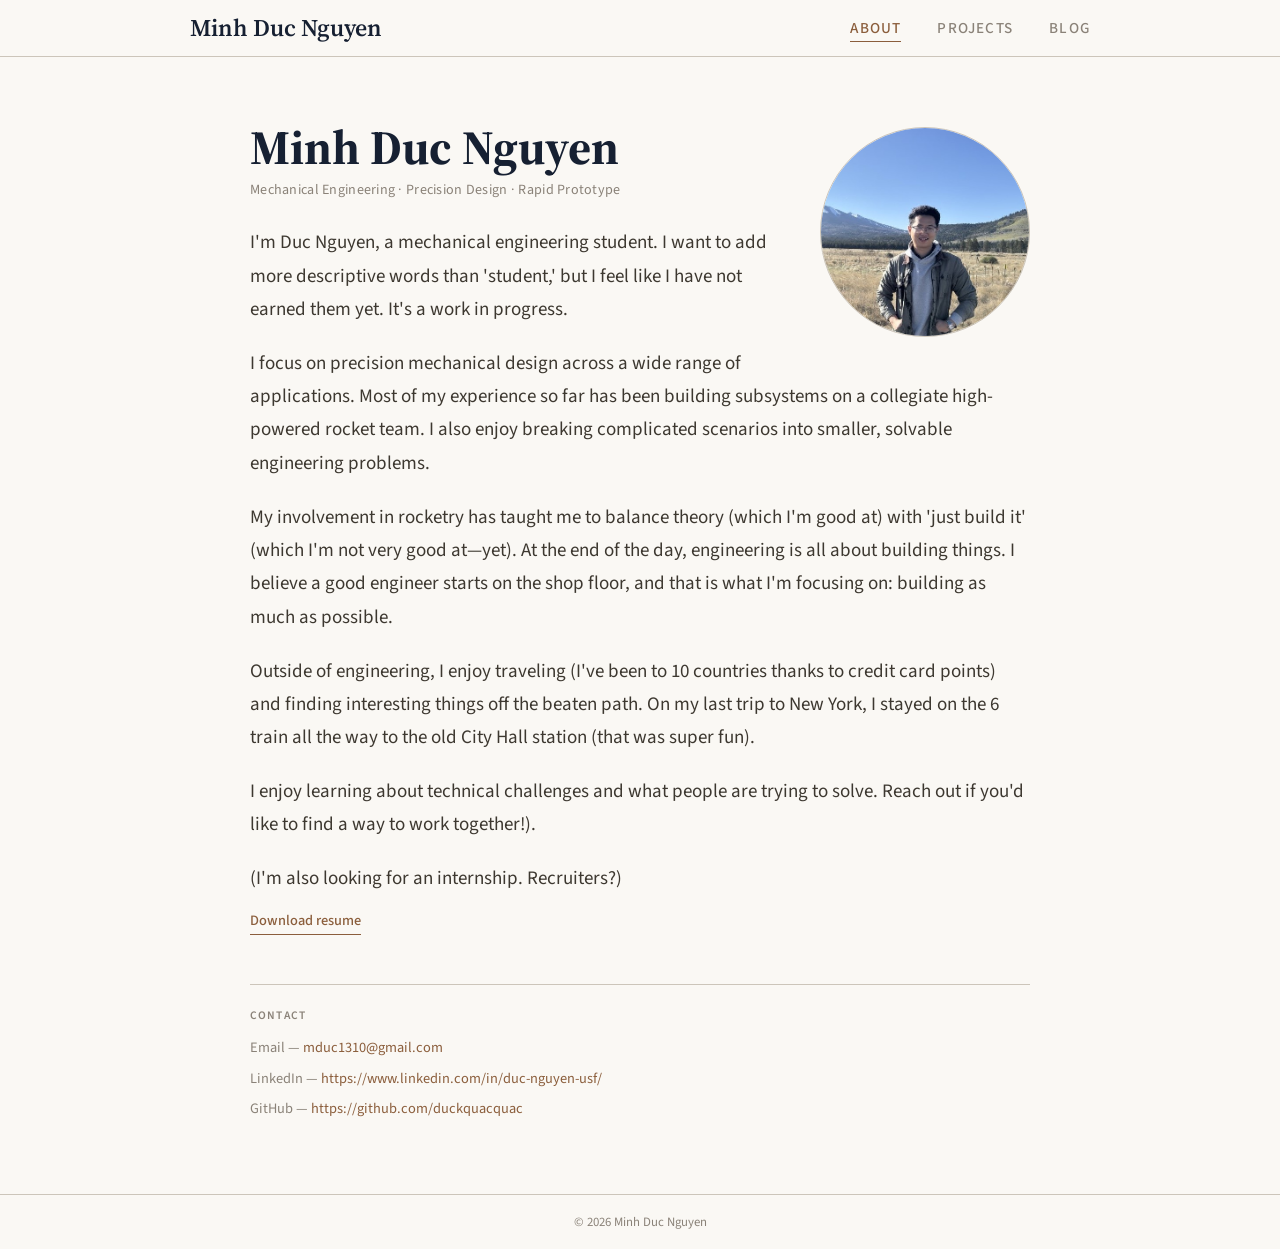
<file: index.html>
<!DOCTYPE html>
<html lang="en">
<head>
  <meta charset="UTF-8" />
  <meta name="viewport" content="width=device-width, initial-scale=1.0" />
  <link rel="stylesheet" href="css/style.css" />
</head>

<body data-title="" id="about-page">

  <nav id="site-nav"></nav>

  <main class="page-content">
    <div class="container">
      <div class="about-wrap">

        <!-- ================================================
          PHOTO + BIO
          The photo src and all text here is filled in
          automatically from js/config.js
        ================================================ -->
        <div class="about-hero">

          <img id="about-photo" class="about-photo" src="" alt="" />
          <!--
            No photo yet? Swap the <img> line above for this:
            <div class="about-photo-placeholder">⚙</div>
          -->

          <div class="about-text">
            <h1 class="about-name" id="about-name"></h1>
            <p class="about-tagline" id="about-tagline"></p>
            <div id="about-bio"></div>
            <a id="about-resume" href="#" target="_blank" class="resume-link">↓ CV</a>
          </div>

        </div>

        <!-- ================================================
          CONTACT LIST
          Edit the visible text (e.g. "linkedin.com/in/yourname")
          directly in this file.
          The href (the actual link) is set from config.js.
        ================================================ -->
        <div class="contact-section">
          <h2>Contact</h2>
          <ul class="contact-list">
            <li>Email — <a id="contact-email" href="#"></a></li>
            <li>LinkedIn — <a id="contact-linkedin" href="#" target="_blank">https://www.linkedin.com/in/duc-nguyen-usf/</a></li>
            <li>GitHub — <a id="contact-github" href="#" target="_blank">https://github.com/duckquacquac</a></li>
            <!--
              Add more contact lines here. Pattern:
              <li>Platform — <a href="https://..." target="_blank">handle or URL</a></li>
            -->
          </ul>
        </div>

      </div>
    </div>
  </main>

  <footer id="site-footer"></footer>

  <script src="js/config.js"></script>
  <script src="js/components.js"></script>
</body>
</html>
</file>
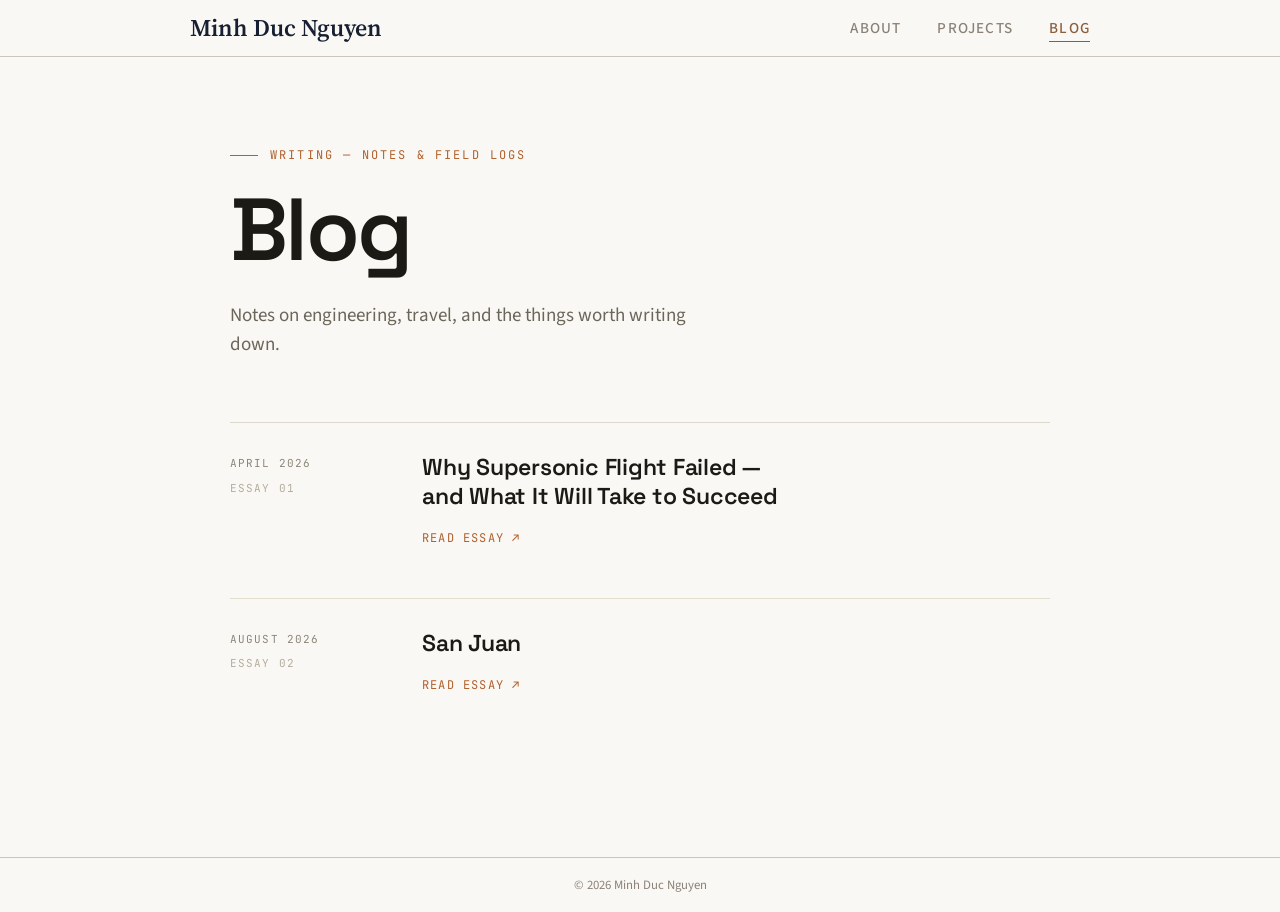
<file: blog/index.html>
<!DOCTYPE html>
<html lang="en">
<head>
  <meta charset="UTF-8" />
  <meta name="viewport" content="width=device-width, initial-scale=1.0" />
  <link rel="stylesheet" href="../css/style.css" />
  <link rel="preconnect" href="https://fonts.googleapis.com">
  <link rel="preconnect" href="https://fonts.gstatic.com" crossorigin>
  <link href="https://fonts.googleapis.com/css2?family=Space+Grotesk:wght@400;500;600;700&family=JetBrains+Mono:wght@400;500;600&display=swap" rel="stylesheet">
  <style>
    :root { --accent: #b0612e; }
    ::selection { background: var(--accent); color: #faf8f3; }

    .blog-hero { padding-top: 88px; padding-bottom: 48px; }
    .blog-hero-row { display: flex; justify-content: space-between; align-items: flex-end; gap: 48px; flex-wrap: wrap; }
    .blog-overline { font-family: 'JetBrains Mono', monospace; font-size: 12px; letter-spacing: 0.18em; text-transform: uppercase; color: var(--accent); margin-bottom: 24px; display: flex; align-items: center; gap: 12px; }
    .blog-overline i { width: 28px; height: 1px; background: var(--accent); display: inline-block; }
    .blog-hero h1 { margin: 0; font-family: 'Space Grotesk', sans-serif; font-size: clamp(52px, 8vw, 88px); line-height: 0.92; font-weight: 600; letter-spacing: -0.03em; color: #1c1a15; }
    .blog-lede { margin: 30px 0 0; font-size: 19px; line-height: 1.55; color: #6b665a; max-width: 460px; }
    .blog-count { text-align: right; padding-bottom: 10px; }
    .blog-count .n { font-family: 'JetBrains Mono', monospace; font-size: 34px; font-weight: 500; color: #1c1a15; line-height: 1; }
    .blog-count .l { font-family: 'JetBrains Mono', monospace; font-size: 10px; letter-spacing: 0.14em; text-transform: uppercase; color: #9a9486; margin-top: 8px; }

    .blog-label { display: flex; align-items: center; justify-content: space-between; padding-bottom: 14px; border-bottom: 1px solid #ddd8cb; font-family: 'JetBrains Mono', monospace; font-size: 11px; letter-spacing: 0.16em; text-transform: uppercase; color: #9a9486; }
    .blog-label b { color: #23211c; font-weight: 400; }

    .blog-post { text-decoration: none; color: inherit; display: grid; grid-template-columns: 160px 1fr 130px; gap: 32px; align-items: start; padding: 30px 0 44px; border-bottom: 1px solid #e3dece; transition: background 0.15s; }
    .blog-post:last-child { border-bottom: none; }
    .blog-post:hover { background: #efece2; border-radius: 3px; padding-left: 12px; padding-right: 12px; margin-left: -12px; margin-right: -12px; }
    .blog-post .meta { font-family: 'JetBrains Mono', monospace; font-size: 11px; letter-spacing: 0.1em; text-transform: uppercase; color: #8c8678; line-height: 1.9; }
    .blog-post .meta .idx { color: #b3ad9e; margin-top: 4px; }
    .blog-post h2 { margin: 0; font-family: 'Space Grotesk', sans-serif; font-size: 23px; line-height: 1.25; font-weight: 600; letter-spacing: -0.01em; color: #1c1a15; max-width: 760px; text-wrap: balance; transition: color 0.15s; }
    .blog-post:hover h2 { color: var(--accent); }
    .blog-post .read { display: inline-flex; align-items: center; gap: 8px; margin-top: 18px; font-family: 'JetBrains Mono', monospace; font-size: 12px; letter-spacing: 0.1em; text-transform: uppercase; color: var(--accent); }
    .blog-post .tag { display: inline-block; font-family: 'JetBrains Mono', monospace; font-size: 11px; letter-spacing: 0.12em; text-transform: uppercase; color: #6b665a; border: 1px solid #d8d2c3; border-radius: 999px; padding: 5px 12px; }
    .blog-post .cat { text-align: right; }

    .blog-section { padding-bottom: 48px; }

    @media (max-width: 640px) {
      .blog-post { grid-template-columns: 1fr; gap: 12px; }
      .blog-post .cat { text-align: left; }
      .blog-post .meta .idx { display: none; }
    }
  </style>
</head>
<body data-title="Blog">

  <nav id="site-nav"></nav>

  <main class="page-content">
    <div class="container">

      <section class="blog-hero">
        <div class="blog-hero-row">
          <div style="max-width: 680px;">
            <div class="blog-overline"><i></i>Writing — Notes &amp; Field Logs</div>
            <h1>Blog</h1>
            <p class="blog-lede">Notes on engineering, travel, and the things worth writing down.</p>
          </div>

        </div>
      </section>

      <!-- ====================================================
        HOW TO ADD A POST:

        1. Copy one <a class="blog-post"> block below.
        2. Paste it right after the .blog-label div (newest first).
        3. Update: href, meta date, meta index number, h2 title, tag.
        4. Bump the count number in .blog-count .n above.
        5. Create the post file (copy template-post.html).
      ==================================================== -->

      <section class="blog-section">
        <div class="blog-label"></div>

        <a class="blog-post" href="why_supersonic_flight_failed.html">
          <div class="meta">
            <div>April 2026</div>
            <div class="idx">Essay 01</div>
          </div>
          <div>
            <h2>Why Supersonic Flight Failed — and What It Will Take to Succeed</h2>
            <span class="read">Read essay ↗</span>
          </div>
     
        </a>
        
<a class="blog-post" href="/blog/San-Juan.html">
          <div class="meta">
            <div>August 2026</div>
            <div class="idx">Essay 02</div>
          </div>
          <div>
            <h2>San Juan</h2>
            <span class="read">Read essay ↗</span>
          </div>
     
        </a>
        <!-- ADD NEW POSTS ABOVE THIS LINE -->

      </section>

    </div>
  </main>

  <footer id="site-footer"></footer>

  <script src="../js/config.js"></script>
  <script src="../js/components.js"></script>
</body>
</html>
</file>
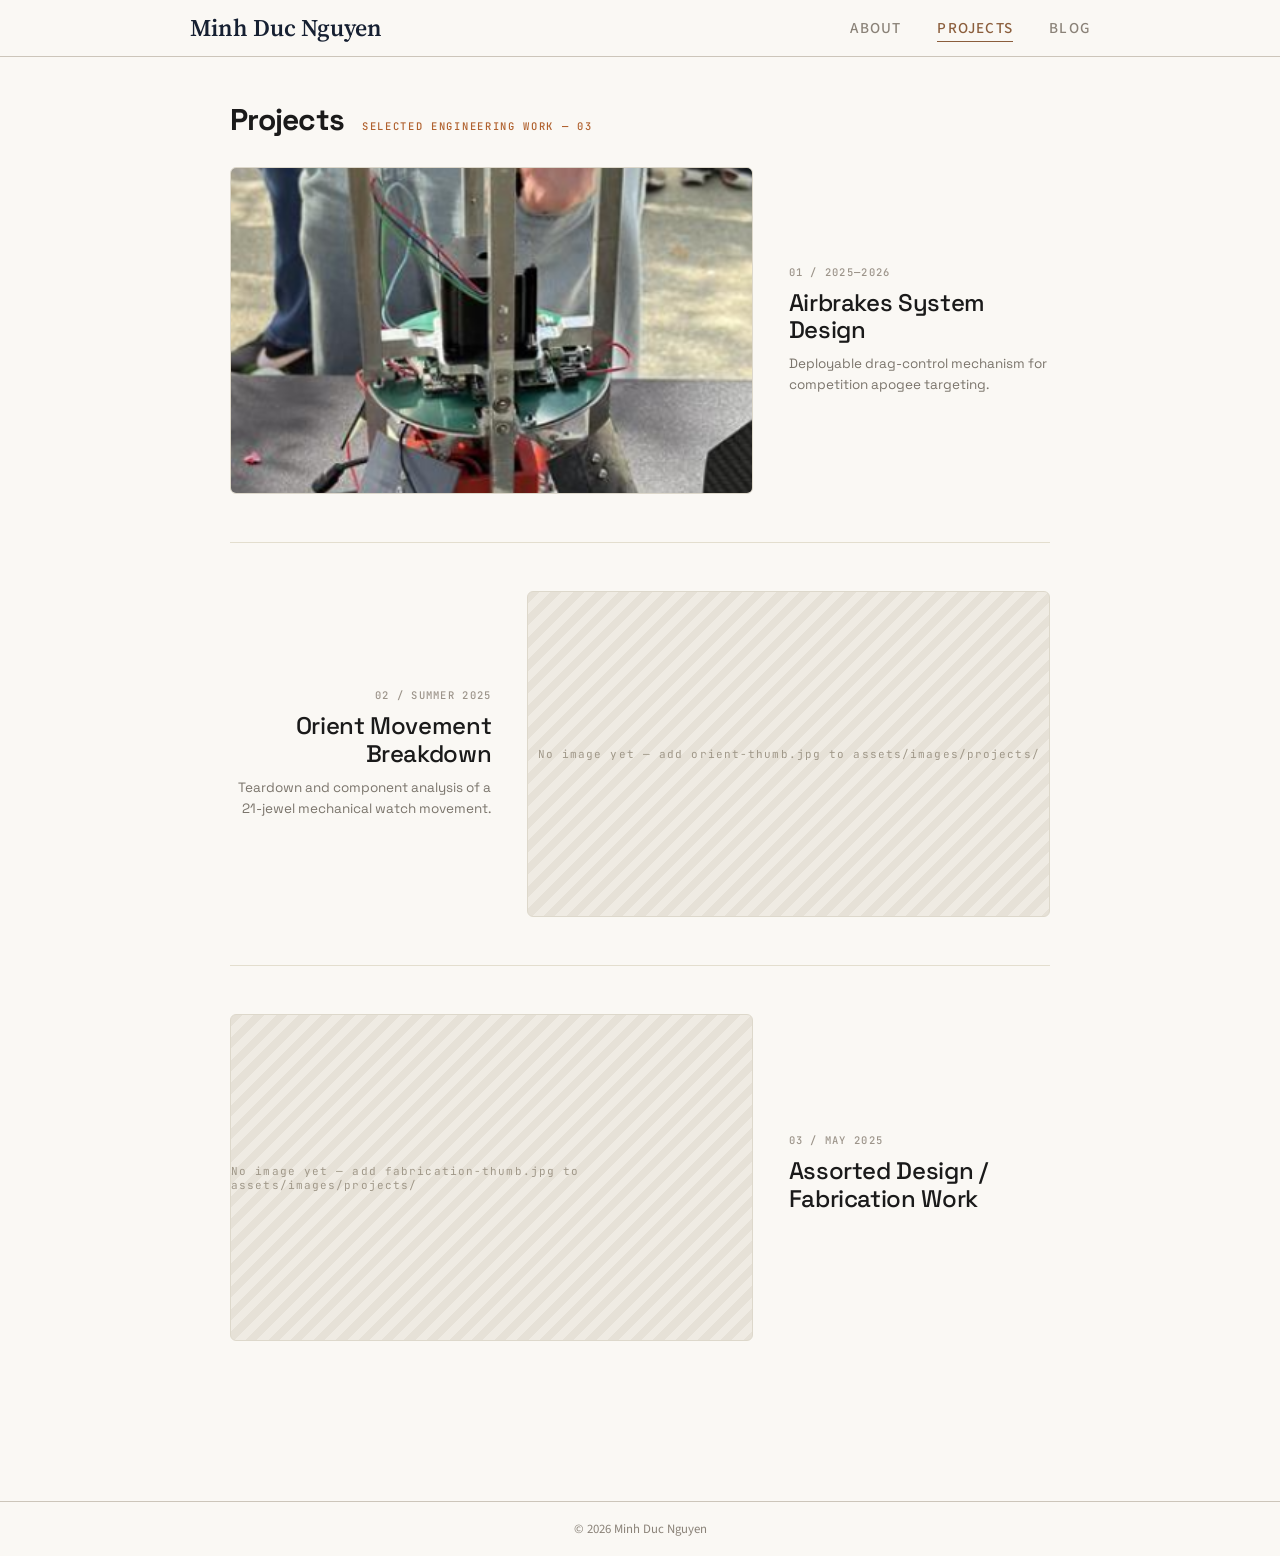
<file: projects/index.html>
<!DOCTYPE html>
<html lang="en">
<head>
  <meta charset="UTF-8" />
  <meta name="viewport" content="width=device-width, initial-scale=1.0" />
  <link rel="stylesheet" href="../css/style.css" />
  <link rel="preconnect" href="https://fonts.googleapis.com">
  <link rel="preconnect" href="https://fonts.gstatic.com" crossorigin>
  <link href="https://fonts.googleapis.com/css2?family=Space+Grotesk:wght@400;500;600;700&family=JetBrains+Mono:wght@400;500;600&display=swap" rel="stylesheet">
  <style>
    :root { --accent: #b0612e; }
    ::selection { background: var(--accent); color: #faf8f3; }

    /* Hero */
    .hero { padding-top: 48px; padding-bottom: 32px; display: flex; align-items: baseline; gap: 18px; flex-wrap: wrap; }
    .hero h1 { margin: 0; font: 700 30px/1 'Space Grotesk', sans-serif; letter-spacing: -0.025em; color: #1a1a1a; }
    .hero-label { font: 500 10.5px 'JetBrains Mono', monospace; letter-spacing: 0.16em; color: var(--accent); text-transform: uppercase; }

    /* Project list */
    .proj-list { display: flex; flex-direction: column; padding-bottom: 48px; }

    /* Each project row — alternates image left / image right */
    .proj-item {
      display: grid;
      grid-template-columns: 2fr 1fr;
      gap: 36px;
      padding: 0 0 48px;
      align-items: center;
      text-decoration: none;
      color: inherit;
      border-bottom: 1px solid #e3dece;
      margin-bottom: 48px;
      transition: opacity 0.15s;
    }
    .proj-item:last-child { border-bottom: none; margin-bottom: 0; }
    .proj-item:hover { opacity: 0.85; }
    .proj-item.reverse { grid-template-columns: 1fr 2fr; }
    .proj-item.reverse .proj-img  { order: 2; }
    .proj-item.reverse .proj-info { order: 1; text-align: right; }

    /* Image pane */
    .proj-img {
      aspect-ratio: 16 / 10;
      overflow: hidden;
      border-radius: 6px;
      background: repeating-linear-gradient(135deg, #e6e1d7 0 8px, #efebe3 8px 16px);
      display: flex;
      align-items: center;
      justify-content: center;
      font: 400 11px 'JetBrains Mono', monospace;
      letter-spacing: 0.1em;
      color: #a09889;
      border: 1px solid #ddd8cb;
    }
    .proj-img img {
      width: 100%;
      height: 100%;
      object-fit: cover;
      display: block;
    }

    /* Text pane */
    .proj-info { display: flex; flex-direction: column; gap: 10px; }
    .proj-meta { font: 500 10.5px 'JetBrains Mono', monospace; letter-spacing: 0.12em; color: #9c948a; text-transform: uppercase; }
    .proj-info h3 { margin: 0; font: 500 24px/1.15 'Space Grotesk', sans-serif; color: #1a1a1a; letter-spacing: -0.015em; }
    .proj-info p  { margin: 0; font: 400 13.5px/1.55 'Space Grotesk', sans-serif; color: #7a746b; }

    @media (max-width: 640px) {
      .proj-item,
      .proj-item.reverse { grid-template-columns: 1fr; }
      .proj-item.reverse .proj-img  { order: 1; }
      .proj-item.reverse .proj-info { order: 2; text-align: left; }
    }
  </style>
</head>
<body data-title="Projects">

  <nav id="site-nav"></nav>

  <main class="page-content">
    <div class="container">

      <div class="hero">
        <h1>Projects</h1>
        <span class="hero-label">Selected Engineering Work — 03</span>
      </div>

      <!-- ====================================================
        HOW TO ADD A PROJECT:

        1. Copy one <a class="proj-item"> block.
        2. Paste it above "ADD NEW PROJECTS ABOVE THIS LINE".
        3. Alternate normal / reverse for left-right image pattern.
        4. Update: href, proj-meta, h3, p.
        5. If you HAVE an image — replace the placeholder text
           inside .proj-img with:
               <img src="../assets/images/projects/YOUR-FILE.jpg" alt="..." />
           If NO image yet — leave the placeholder text as-is.
      ==================================================== -->

      <section class="proj-list">

        <!-- PROJECT 01 — image LEFT -->
        <a class="proj-item" href="airbrakes.html">
          <div class="proj-img">
            <!-- ★ CHANGE: swap placeholder text for your image -->
            <img src="../assets/images/projects/airbrakes-at-expo.png" alt="Airbrakes assembly" />
          </div>
          <div class="proj-info">
            <div class="proj-meta">01 / 2025—2026</div>
            <h3>Airbrakes System Design</h3>
            <p>Deployable drag-control mechanism for competition apogee targeting.</p>
          </div>
        </a>

        <!-- PROJECT 02 — image RIGHT -->
        <a class="proj-item reverse" href="Orient Movement.html">
          <div class="proj-img">
            <!-- ★ CHANGE: swap placeholder text for your image -->
            No image yet — add orient-thumb.jpg to assets/images/projects/
            <!-- <img src="../assets/images/projects/orient-thumb.jpg" alt="Orient movement" /> -->
          </div>
          <div class="proj-info">
            <div class="proj-meta">02 / Summer 2025</div>
            <h3>Orient Movement Breakdown</h3>
            <p>Teardown and component analysis of a 21-jewel mechanical watch movement.</p>
          </div>
        </a>

        <!-- PROJECT 03 — image LEFT -->
        <a class="proj-item" href="designnfabrication.html">
          <div class="proj-img">
            <!-- ★ CHANGE: swap placeholder text for your image -->
            No image yet — add fabrication-thumb.jpg to assets/images/projects/
            <!-- <img src="../assets/images/projects/fabrication-thumb.jpg" alt="Fabrication work" /> -->
          </div>
          <div class="proj-info">
            <div class="proj-meta">03 / May 2025</div>
            <h3>Assorted Design / Fabrication Work</h3>
            <p></p>
          </div>
        </a>

        <!-- ADD NEW PROJECTS ABOVE THIS LINE -->

      </section>

    </div>
  </main>

  <footer id="site-footer"></footer>

  <script src="../js/config.js"></script>
  <script src="../js/components.js"></script>
</body>
</html>
</file>
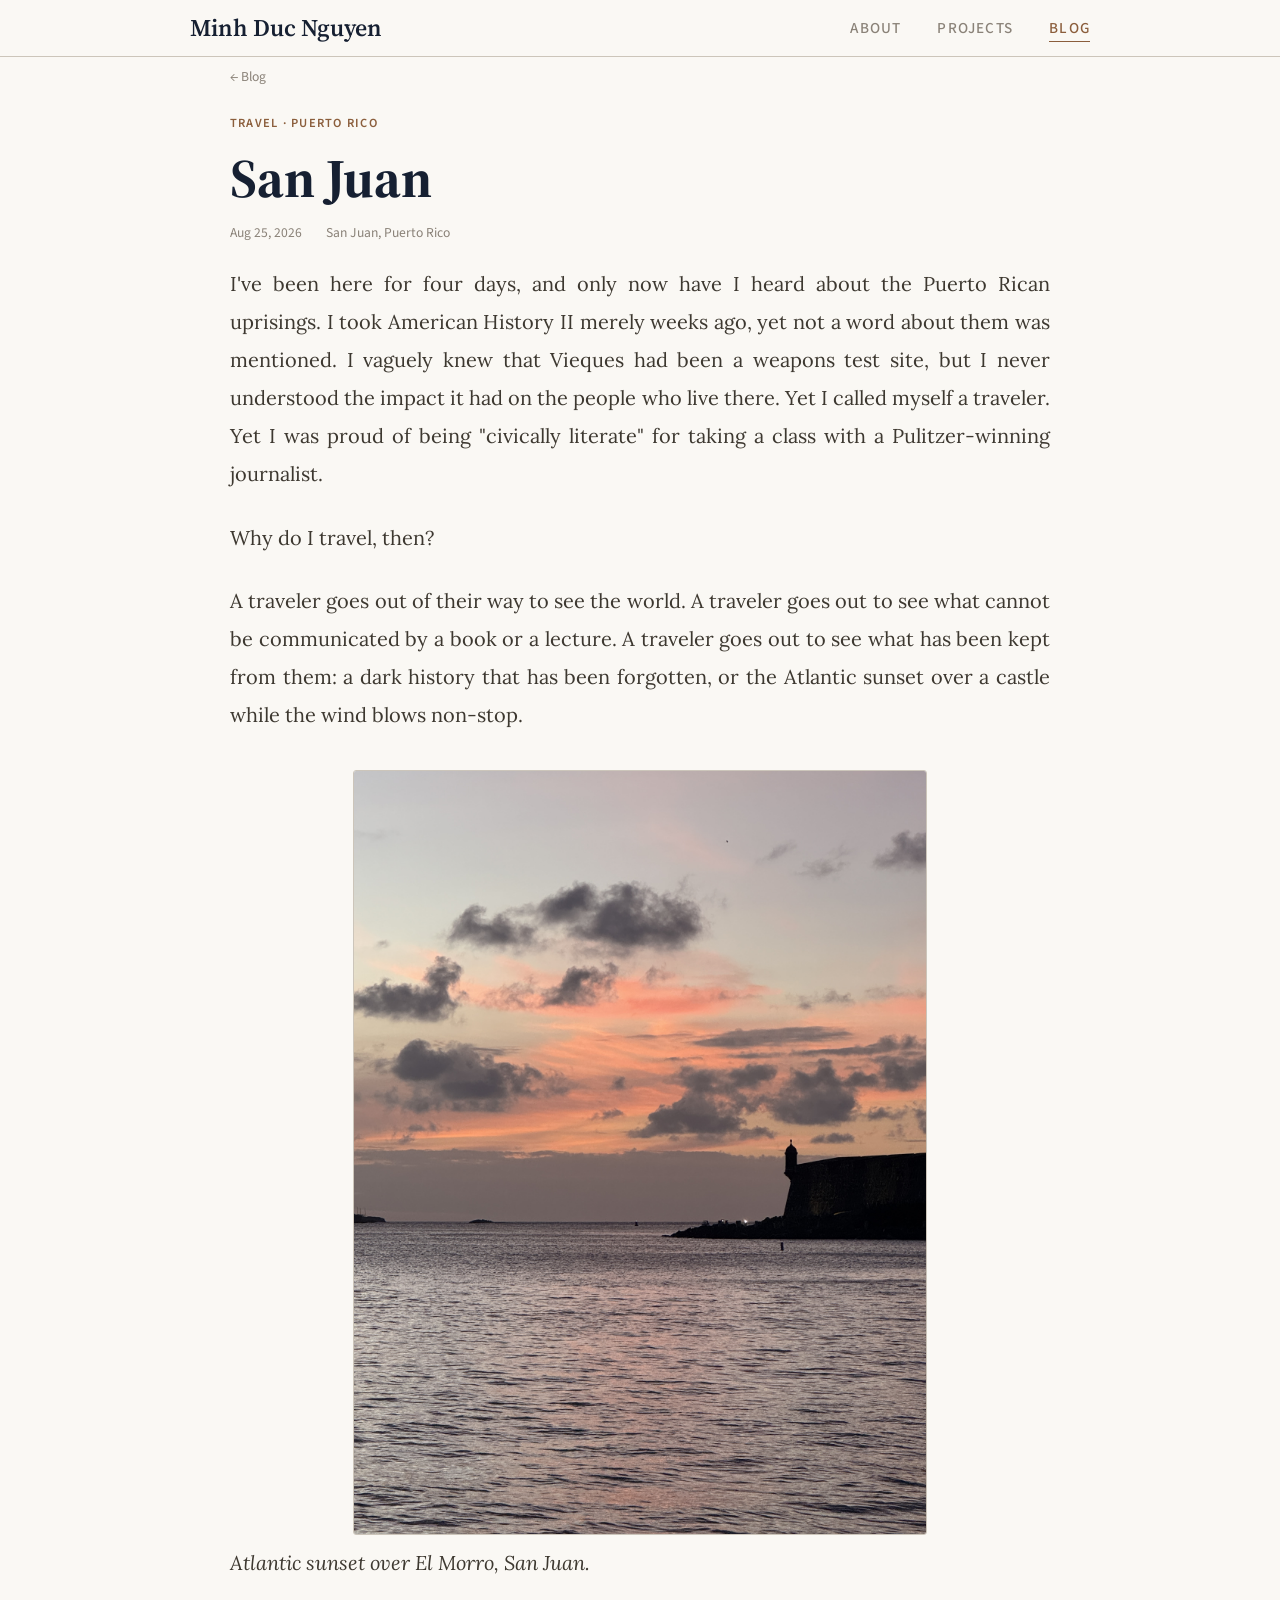
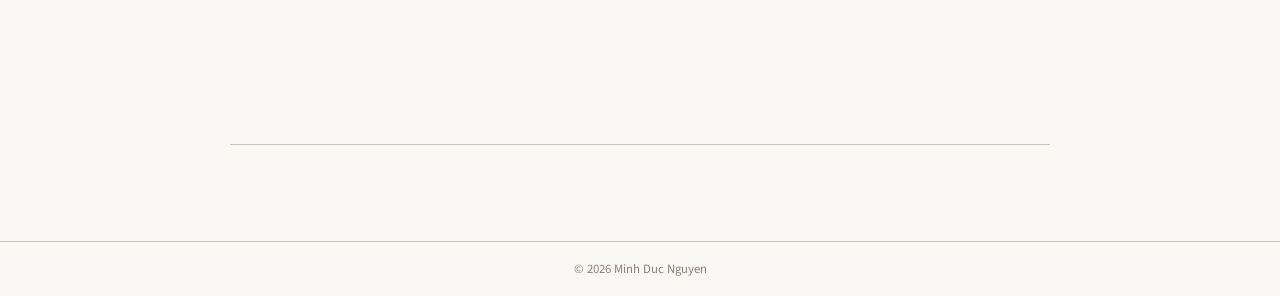
<file: blog/San-Juan.html>
<!DOCTYPE html>
<html lang="en">
<head>
  <meta charset="UTF-8" />
  <meta name="viewport" content="width=device-width, initial-scale=1.0" />
  <link rel="stylesheet" href="../css/style.css" />
</head>
<body data-title="San Juan">

  <nav id="site-nav"></nav>

  <main class="page-content">
    <div class="container">

      <a href="index.html" class="back-link">← Blog</a>

      <div class="article-header">
        <span class="article-label">Travel · Puerto Rico</span>
        <h1>San Juan</h1>
        <div class="article-meta">
          <span>Aug 25, 2026</span>
          <span>San Juan, Puerto Rico</span>
        </div>
      </div>

      <div class="prose">

        <p>
          I've been here for four days, and only now have I heard about the Puerto Rican uprisings.
          I took American History II merely weeks ago, yet not a word about them was mentioned.
          I vaguely knew that Vieques had been a weapons test site, but I never understood the impact
          it had on the people who live there. Yet I called myself a traveler. Yet I was proud of being
          "civically literate" for taking a class with a Pulitzer-winning journalist.
        </p>

        <p>
          Why do I travel, then?
        </p>

        <p>
          A traveler goes out of their way to see the world. A traveler goes out to see what cannot
          be communicated by a book or a lecture. A traveler goes out to see what has been kept from
          them: a dark history that has been forgotten, or the Atlantic sunset over a castle while the
          wind blows non-stop.
        </p>

        <img src="../assets/images/blog/san-juan.jpg" alt="Atlantic sunset over El Morro, San Juan" class="post-image" />
        <p class="caption">Atlantic sunset over El Morro, San Juan.</p>

      </div><!-- /prose -->

      <div class="post-nav">
        <span></span>
        <span></span>
      </div>

    </div>
  </main>

  <footer id="site-footer"></footer>
  <script src="../js/config.js"></script>
  <script src="../js/components.js"></script>
</body>
</html>
</file>
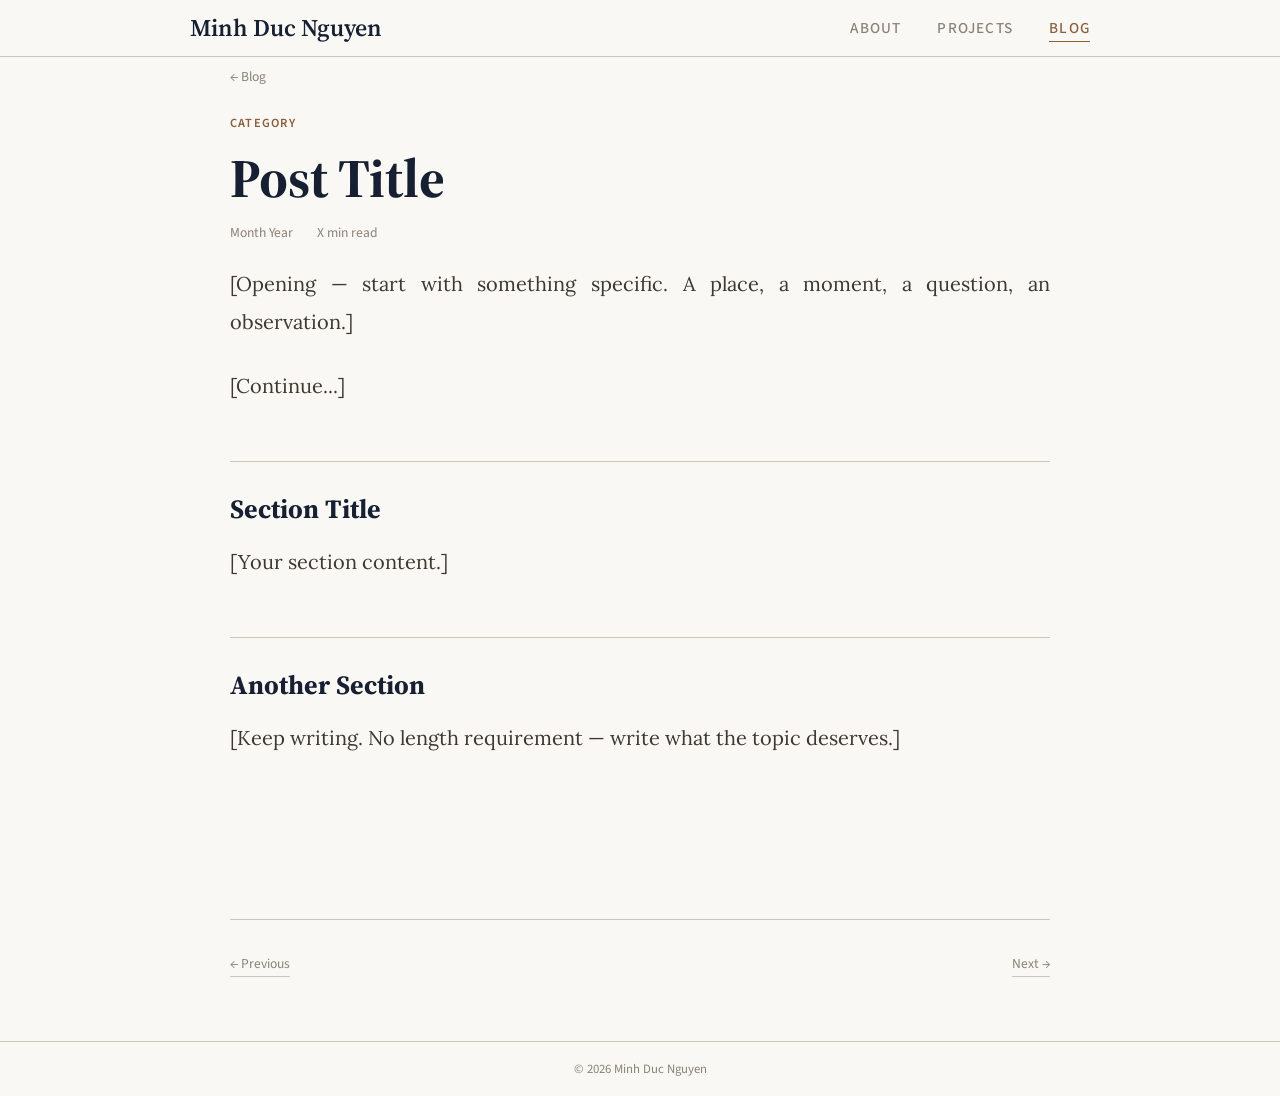
<file: blog/template-post.html>
<!DOCTYPE html>
<html lang="en">
<head>
  <meta charset="UTF-8" />
  <meta name="viewport" content="width=device-width, initial-scale=1.0" />
  <link rel="stylesheet" href="../css/style.css" />
</head>
<!-- CHANGE: update the text inside data-title="" -->
<body data-title="Post Title">

  <nav id="site-nav"></nav>

  <main class="page-content">
    <div class="container">

      <a href="index.html" class="back-link">← Blog</a>

      <!-- CHANGE: label, title, meta -->
      <div class="article-header">
        <span class="article-label">Category</span>  <!-- e.g. Travel, Engineering, Thoughts -->
        <h1>Post Title</h1>
        <div class="article-meta">
          <span>Month Year</span>
          <span>X min read</span>  <!-- rough guide: 200 words ≈ 1 min -->
        </div>
      </div>

      <div class="prose">

        <!--
          WRITING GUIDE:

          ✓  First sentence: specific and concrete — a moment, a fact, a question.
             Don't start with "In this post I will..."
          ✓  h2  = new section (gets a divider line automatically)
          ✓  h3  = sub-section
          ✓  Callout boxes for tips or key observations
          ✓  Add images with the pattern below when you have them
        -->

        <p>
          [Opening — start with something specific.
          A place, a moment, a question, an observation.]
        </p>

        <p>[Continue...]</p>

        <!--
          Image (remove comment tags when ready):
          <img src="../assets/images/blog/YOUR-IMAGE.jpg" alt="Description" class="post-image" />
          <p class="caption">Caption here.</p>
        -->


        <h2>Section Title</h2>

        <p>[Your section content.]</p>

        <!--
          Callout box (optional):
          <div class="callout">
            [A tip, observation, or thing worth highlighting.]
          </div>
        -->

        <h2>Another Section</h2>

        <p>[Keep writing. No length requirement — write what the topic deserves.]</p>

      </div><!-- /prose -->

      <!-- Update these links once you have adjacent posts -->
      <div class="post-nav">
        <a href="previous-post.html">← Previous</a>
        <a href="next-post.html">Next →</a>
      </div>

    </div>
  </main>

  <footer id="site-footer"></footer>
  <script src="../js/config.js"></script>
  <script src="../js/components.js"></script>
</body>
</html>
</file>
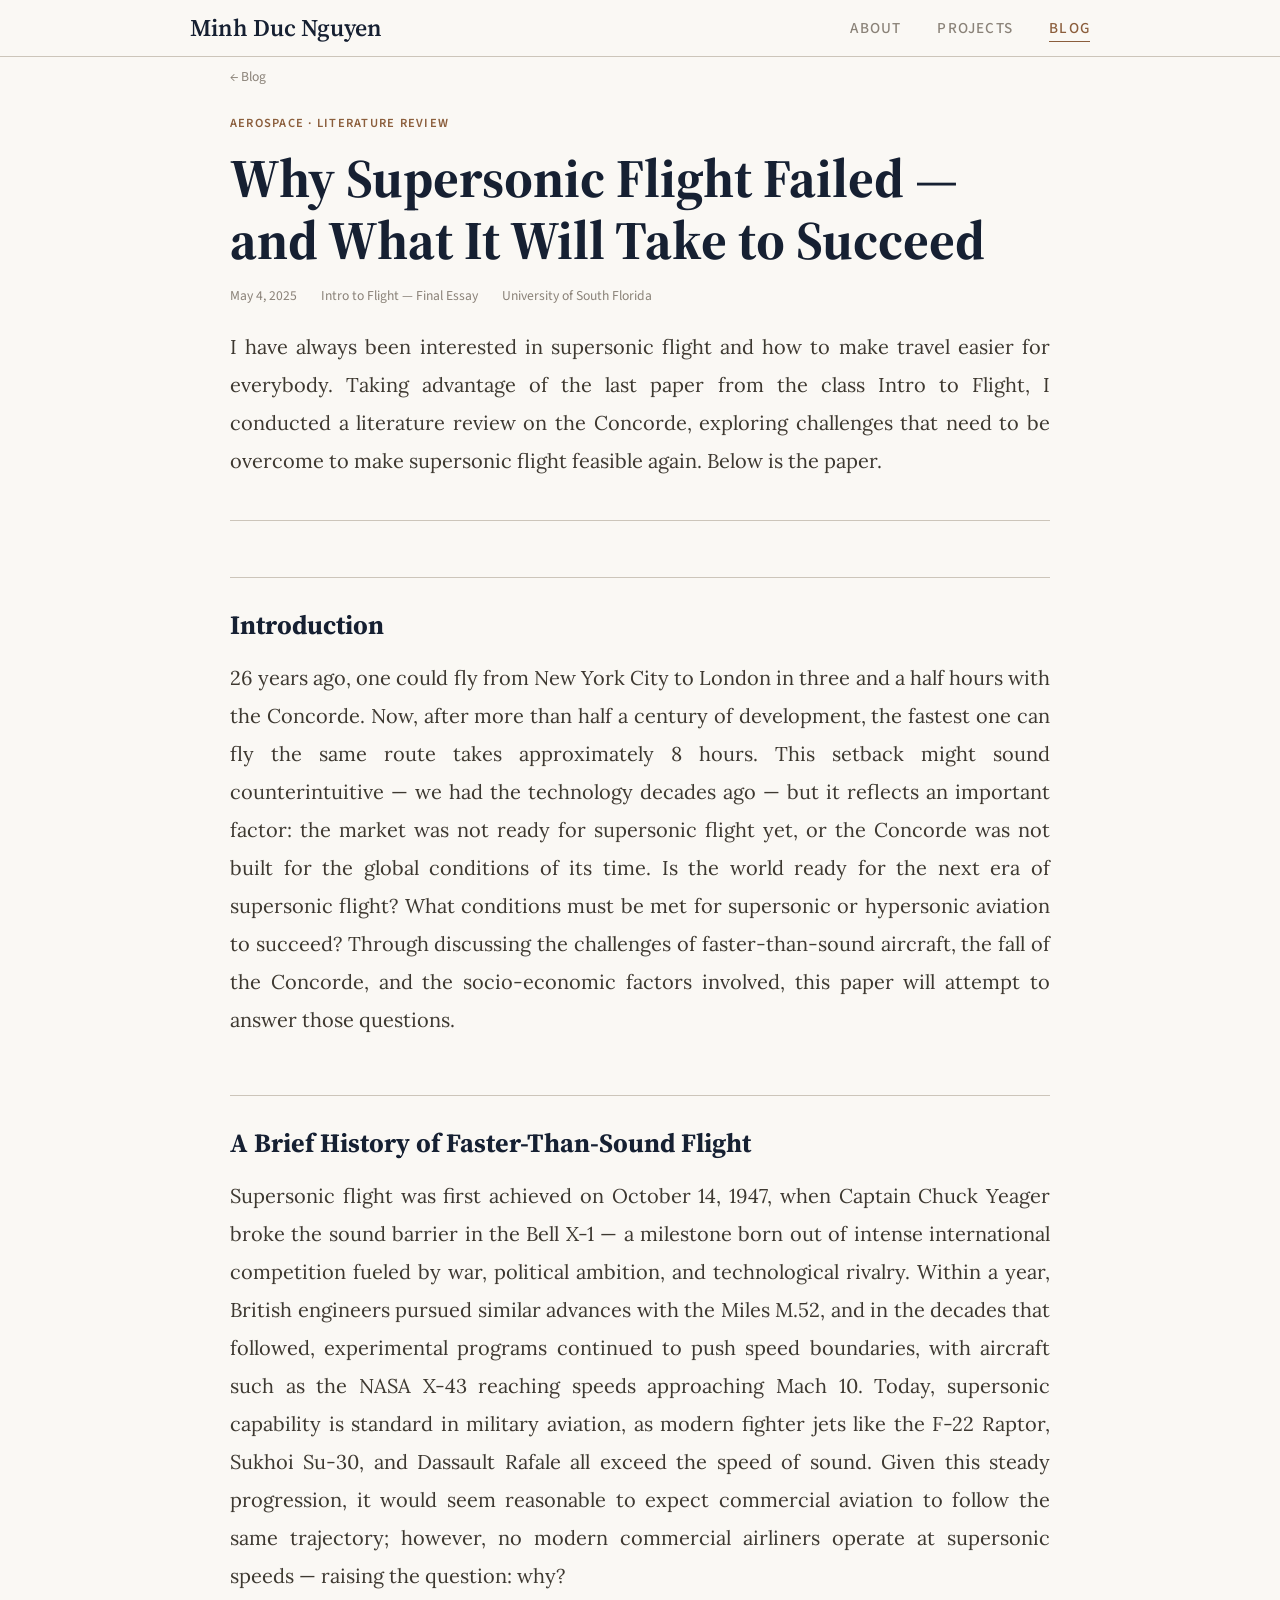
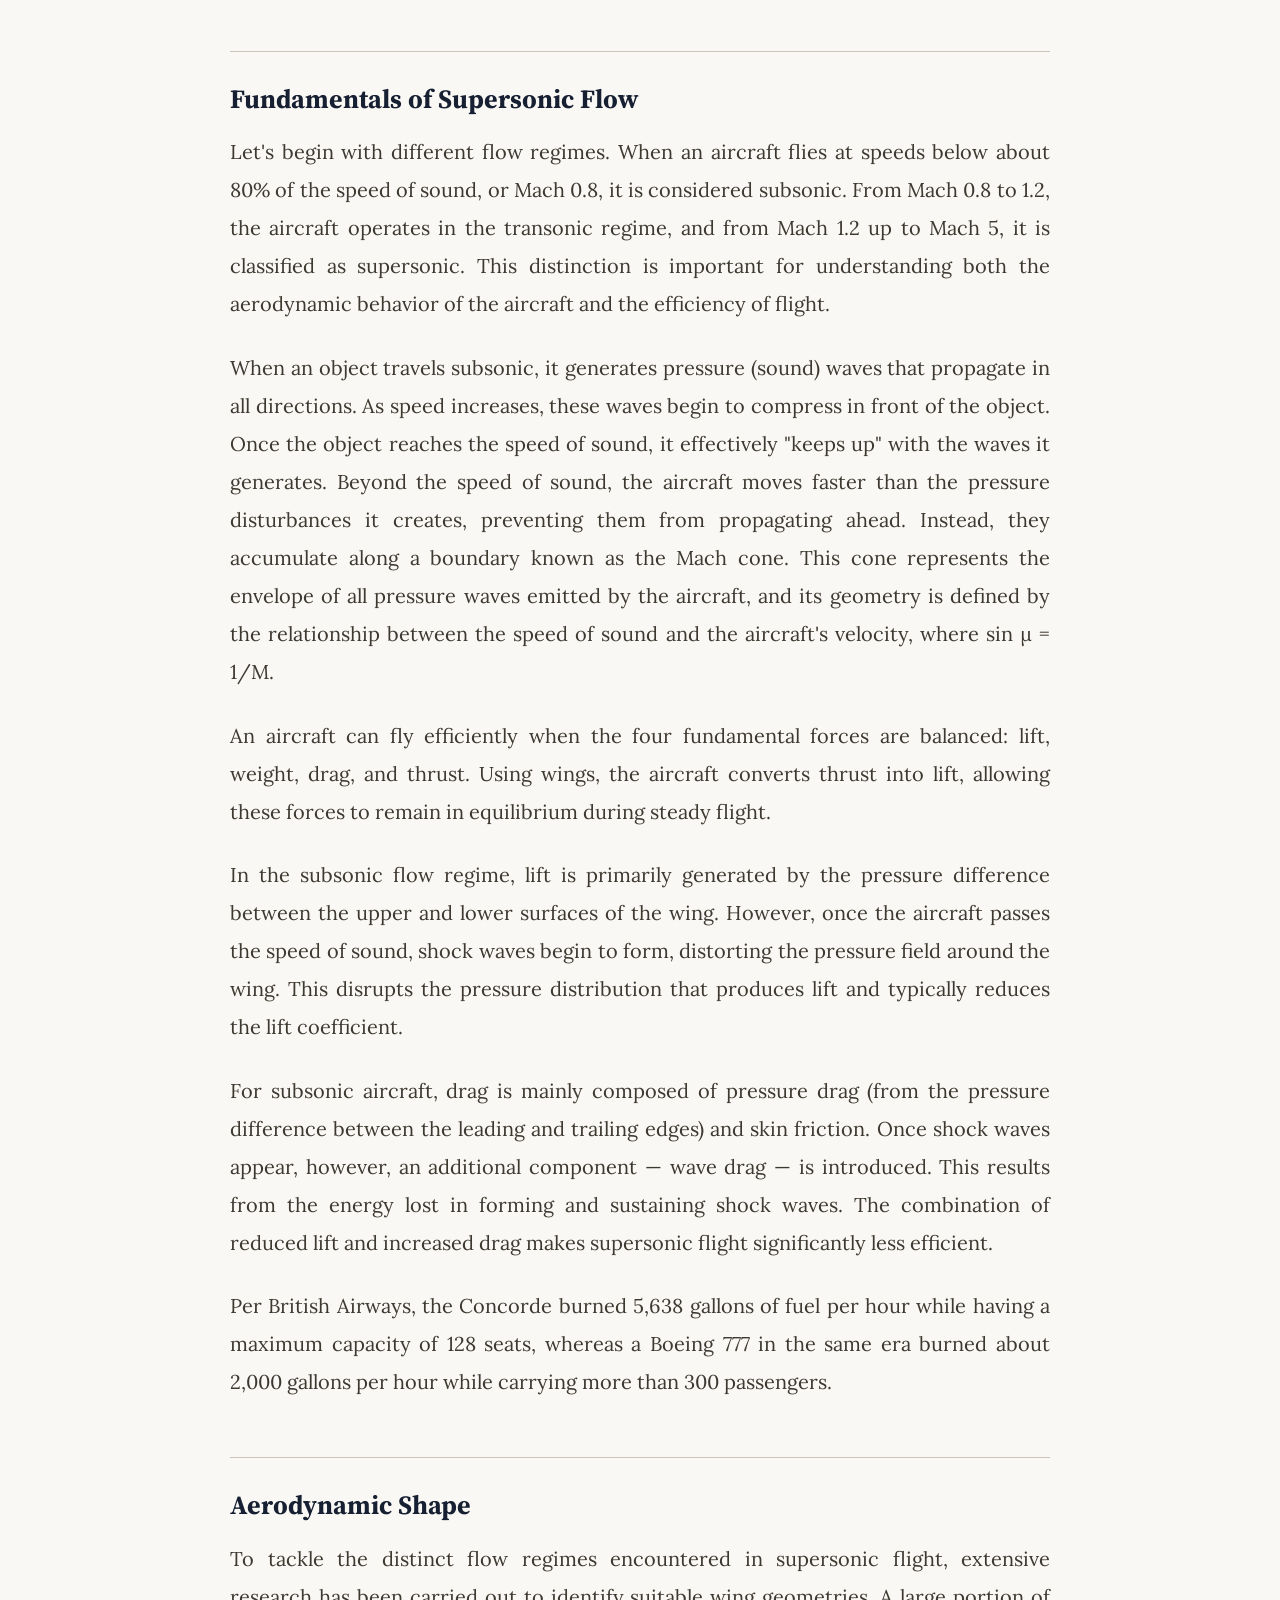
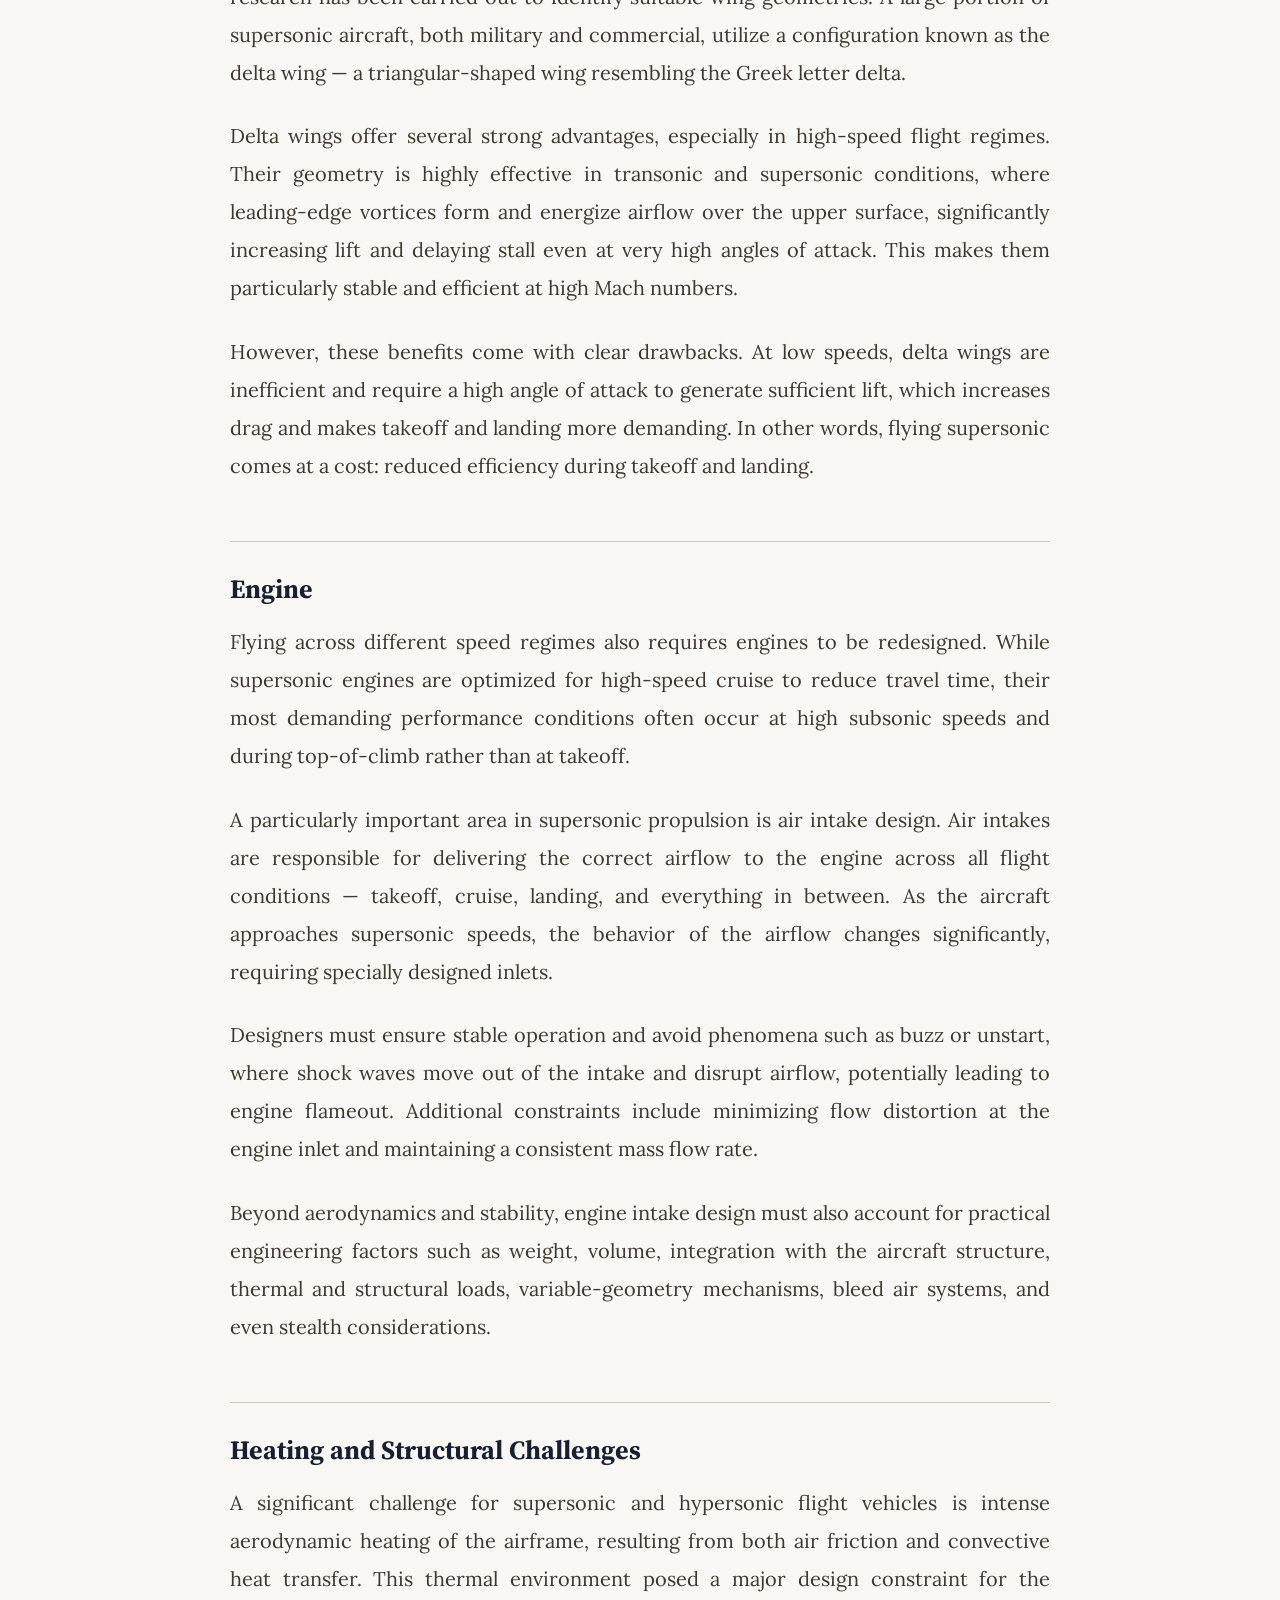
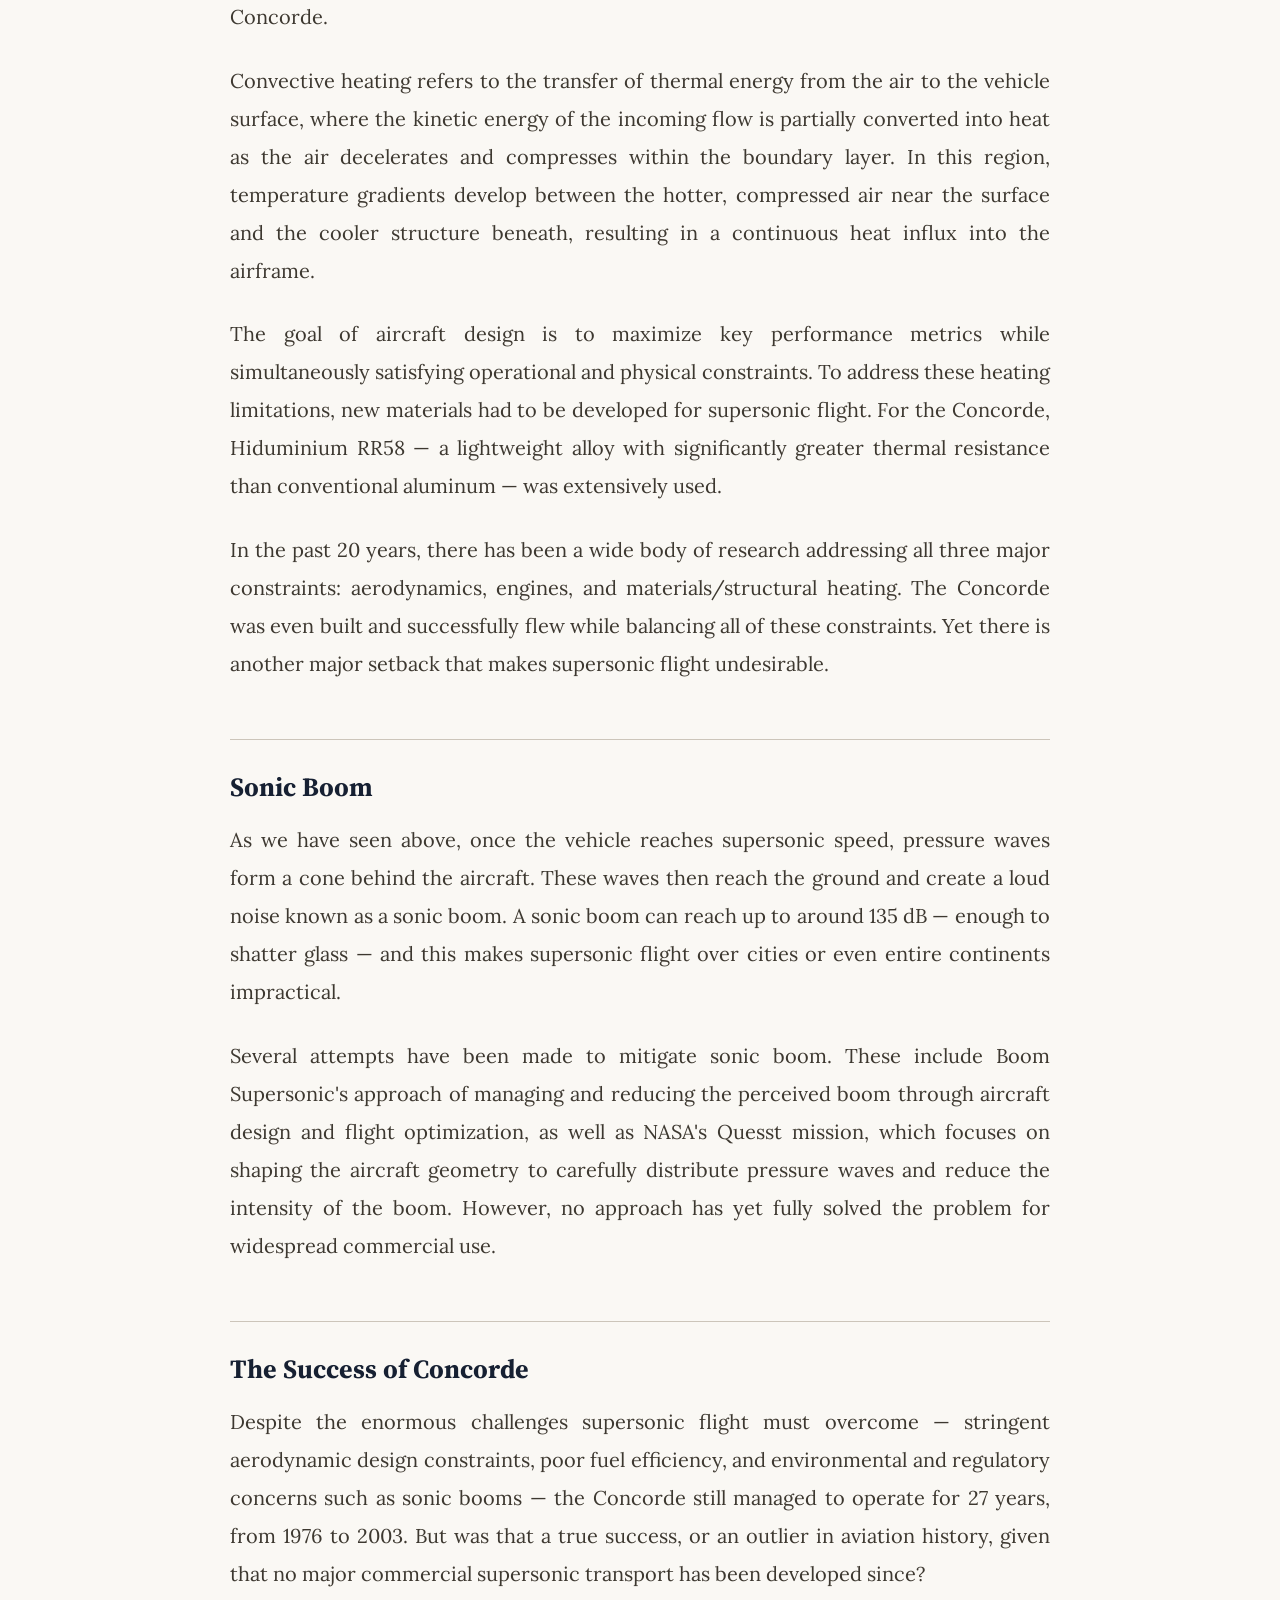
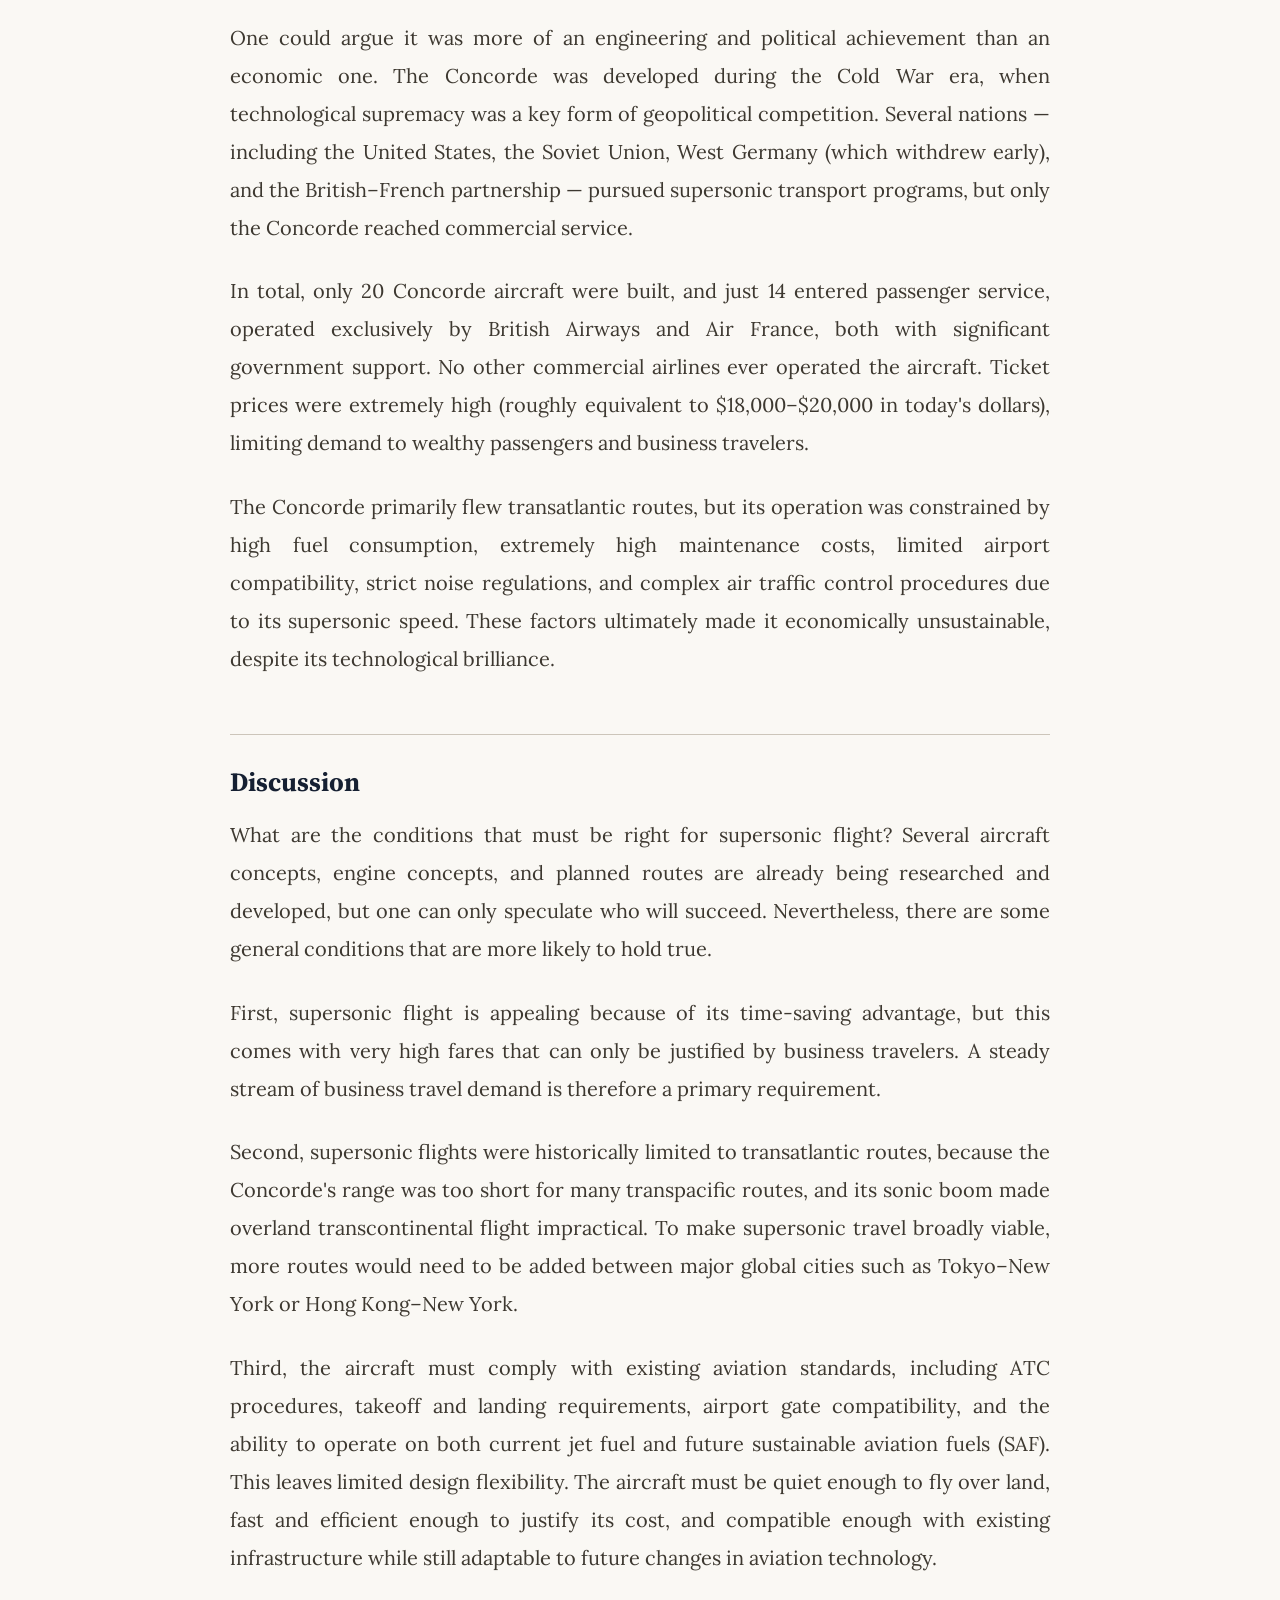
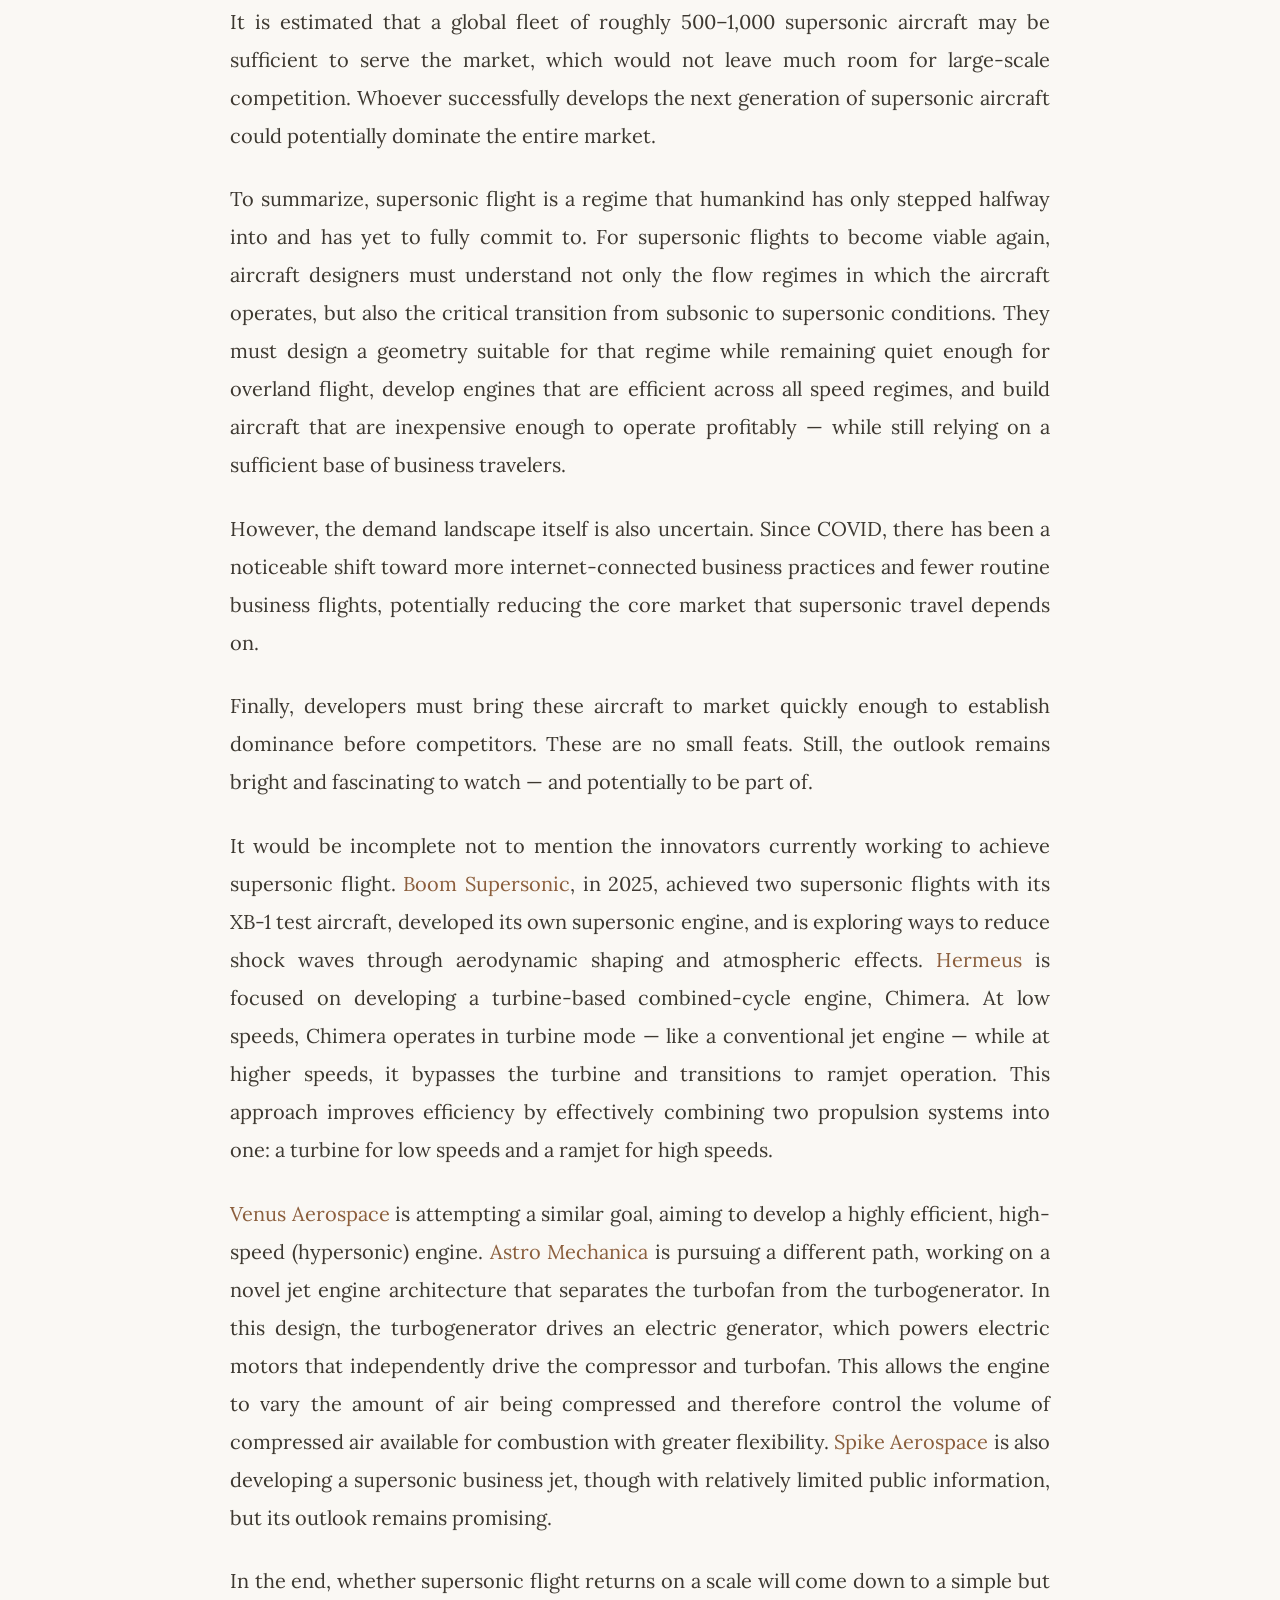
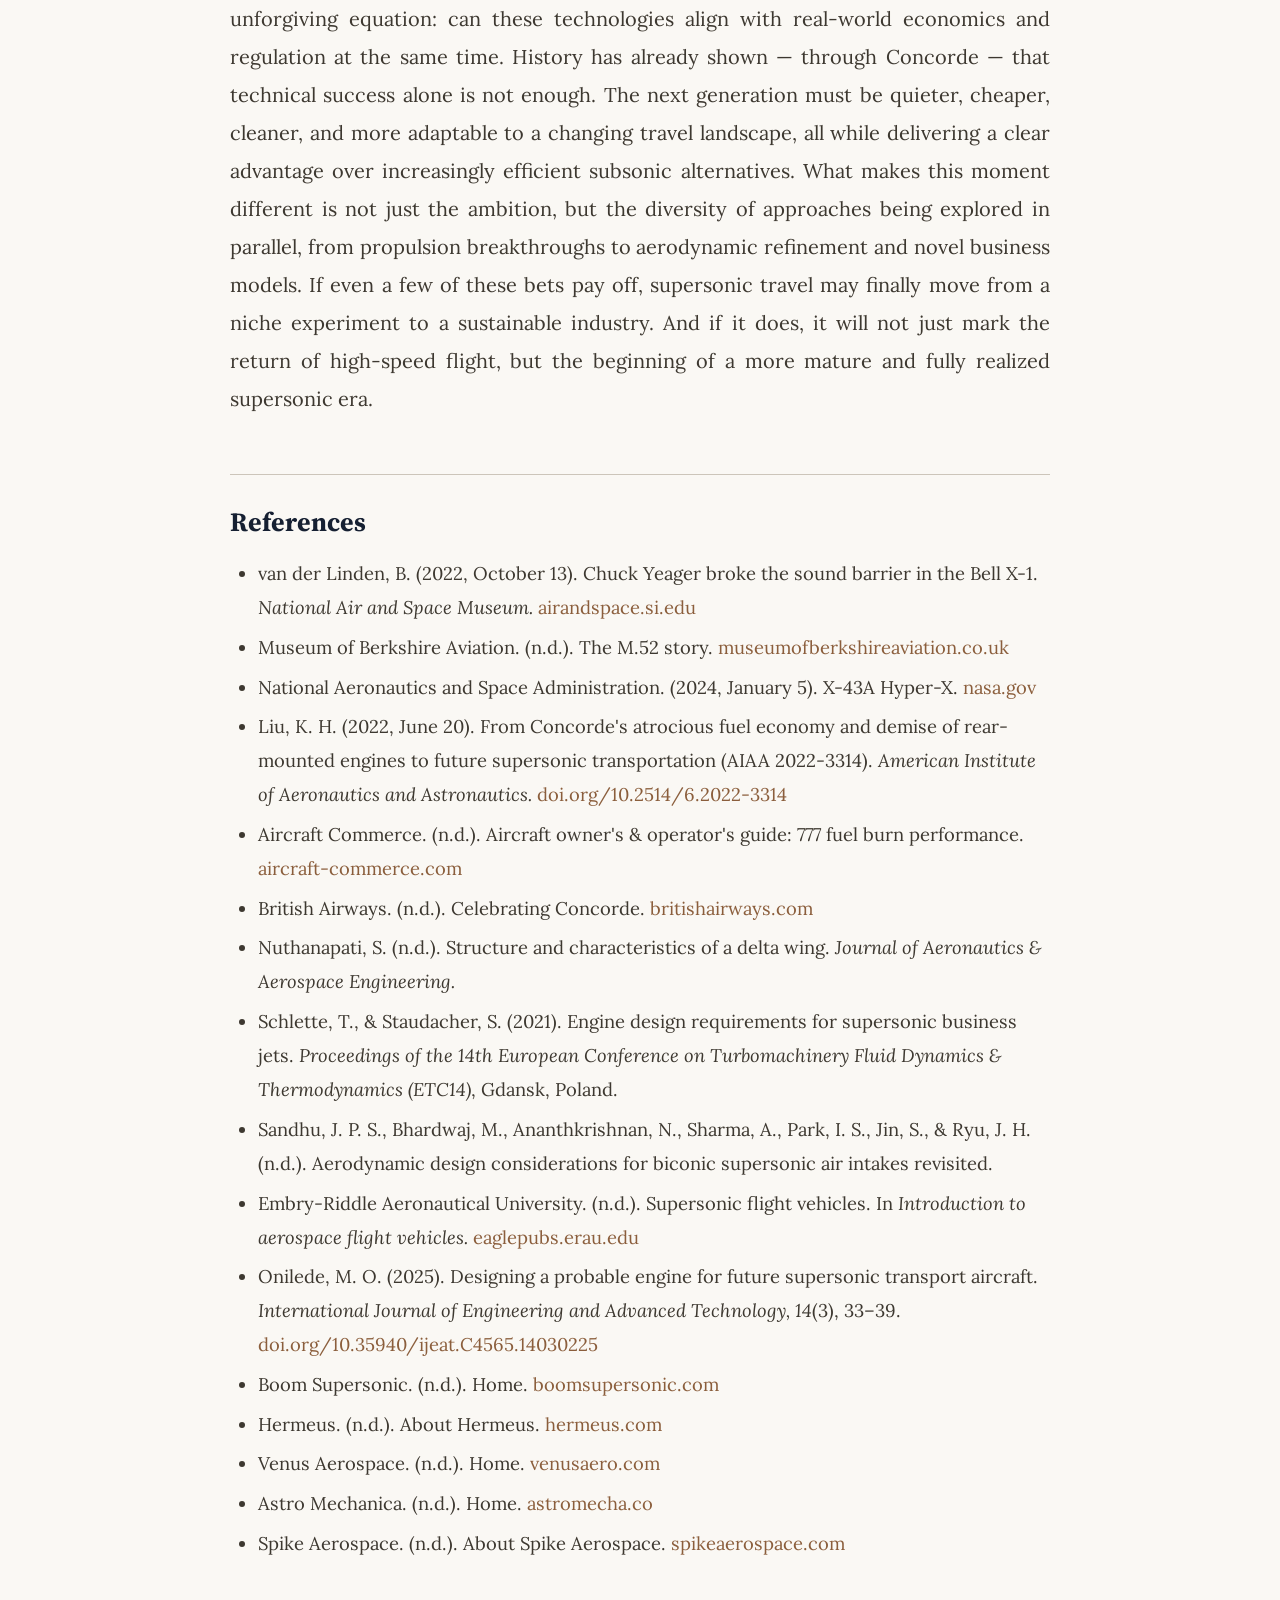
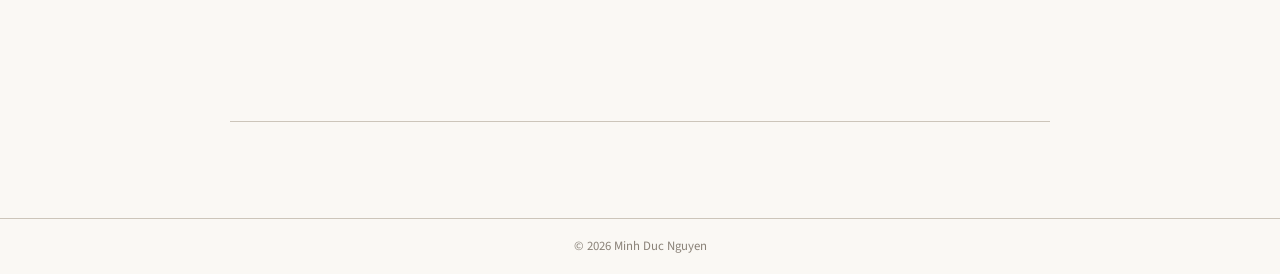
<file: blog/why_supersonic_flight_failed.html>
<!DOCTYPE html>
<html lang="en">
<head>
  <meta charset="UTF-8" />
  <meta name="viewport" content="width=device-width, initial-scale=1.0" />
  <link rel="stylesheet" href="../css/style.css" />
</head>
<body data-title="Why Supersonic Flight Failed">

  <nav id="site-nav"></nav>

  <main class="page-content">
    <div class="container">

      <a href="index.html" class="back-link">← Blog</a>

      <div class="article-header">
        <span class="article-label">Aerospace · Literature Review</span>
        <h1>Why Supersonic Flight Failed — and What It Will Take to Succeed</h1>
        <div class="article-meta">
          <span>May 4, 2025</span>
          <span>Intro to Flight — Final Essay</span>
          <span>University of South Florida</span>
        </div>
      </div>

      <div class="prose">

        <p>
          I have always been interested in supersonic flight and how to make travel easier for
          everybody. Taking advantage of the last paper from the class Intro to Flight, I conducted
          a literature review on the Concorde, exploring challenges that need to be overcome to make
          supersonic flight feasible again. Below is the paper.
        </p>

        <hr />

        <h2>Introduction</h2>

        <p>
          26 years ago, one could fly from New York City to London in three and a half hours with
          the Concorde. Now, after more than half a century of development, the fastest one can fly
          the same route takes approximately 8 hours. This setback might sound counterintuitive — we
          had the technology decades ago — but it reflects an important factor: the market was not
          ready for supersonic flight yet, or the Concorde was not built for the global conditions of
          its time. Is the world ready for the next era of supersonic flight? What conditions must be
          met for supersonic or hypersonic aviation to succeed? Through discussing the challenges of
          faster-than-sound aircraft, the fall of the Concorde, and the socio-economic factors
          involved, this paper will attempt to answer those questions.
        </p>


        <h2>A Brief History of Faster-Than-Sound Flight</h2>

        <p>
          Supersonic flight was first achieved on October 14, 1947, when Captain Chuck Yeager broke
          the sound barrier in the Bell X-1 — a milestone born out of intense international competition
          fueled by war, political ambition, and technological rivalry. Within a year, British engineers
          pursued similar advances with the Miles M.52, and in the decades that followed, experimental
          programs continued to push speed boundaries, with aircraft such as the NASA X-43 reaching
          speeds approaching Mach 10. Today, supersonic capability is standard in military aviation,
          as modern fighter jets like the F-22 Raptor, Sukhoi Su-30, and Dassault Rafale all exceed
          the speed of sound. Given this steady progression, it would seem reasonable to expect
          commercial aviation to follow the same trajectory; however, no modern commercial airliners
          operate at supersonic speeds — raising the question: why?
        </p>


        <h2>Fundamentals of Supersonic Flow</h2>

        <p>
          Let's begin with different flow regimes. When an aircraft flies at speeds below about 80%
          of the speed of sound, or Mach 0.8, it is considered subsonic. From Mach 0.8 to 1.2, the
          aircraft operates in the transonic regime, and from Mach 1.2 up to Mach 5, it is classified
          as supersonic. This distinction is important for understanding both the aerodynamic behavior
          of the aircraft and the efficiency of flight.
        </p>

        <p>
          When an object travels subsonic, it generates pressure (sound) waves that propagate in all
          directions. As speed increases, these waves begin to compress in front of the object. Once
          the object reaches the speed of sound, it effectively "keeps up" with the waves it generates.
          Beyond the speed of sound, the aircraft moves faster than the pressure disturbances it
          creates, preventing them from propagating ahead. Instead, they accumulate along a boundary
          known as the Mach cone. This cone represents the envelope of all pressure waves emitted by
          the aircraft, and its geometry is defined by the relationship between the speed of sound and
          the aircraft's velocity, where sin μ = 1/M.
        </p>

        <!--
          <img src="../assets/images/blog/supersonic-shockwave.jpg" alt="Shock wave when object flies past the sound barrier" class="post-image" />
          <p class="caption">Figure 1 — Shock wave when object flies past the sound barrier. (NASA Langley)</p>

          <img src="../assets/images/blog/supersonic-pressure-waves.jpg" alt="Pressure wave at different speeds" class="post-image" />
          <p class="caption">Figure 2 — Pressure wave at different speeds.</p>
        -->

        <p>
          An aircraft can fly efficiently when the four fundamental forces are balanced: lift, weight,
          drag, and thrust. Using wings, the aircraft converts thrust into lift, allowing these forces
          to remain in equilibrium during steady flight.
        </p>

        <p>
          In the subsonic flow regime, lift is primarily generated by the pressure difference between
          the upper and lower surfaces of the wing. However, once the aircraft passes the speed of
          sound, shock waves begin to form, distorting the pressure field around the wing. This
          disrupts the pressure distribution that produces lift and typically reduces the lift
          coefficient.
        </p>

        <p>
          For subsonic aircraft, drag is mainly composed of pressure drag (from the pressure difference
          between the leading and trailing edges) and skin friction. Once shock waves appear, however,
          an additional component — wave drag — is introduced. This results from the energy lost in
          forming and sustaining shock waves. The combination of reduced lift and increased drag makes
          supersonic flight significantly less efficient.
        </p>

        <p>
          Per British Airways, the Concorde burned 5,638 gallons of fuel per hour while having a
          maximum capacity of 128 seats, whereas a Boeing 777 in the same era burned about 2,000
          gallons per hour while carrying more than 300 passengers.
        </p>


        <h2>Aerodynamic Shape</h2>

        <p>
          To tackle the distinct flow regimes encountered in supersonic flight, extensive research has
          been carried out to identify suitable wing geometries. A large portion of supersonic aircraft,
          both military and commercial, utilize a configuration known as the delta wing — a
          triangular-shaped wing resembling the Greek letter delta.
        </p>

        <p>
          Delta wings offer several strong advantages, especially in high-speed flight regimes. Their
          geometry is highly effective in transonic and supersonic conditions, where leading-edge
          vortices form and energize airflow over the upper surface, significantly increasing lift and
          delaying stall even at very high angles of attack. This makes them particularly stable and
          efficient at high Mach numbers.
        </p>

        <p>
          However, these benefits come with clear drawbacks. At low speeds, delta wings are inefficient
          and require a high angle of attack to generate sufficient lift, which increases drag and makes
          takeoff and landing more demanding. In other words, flying supersonic comes at a cost: reduced
          efficiency during takeoff and landing.
        </p>


        <h2>Engine</h2>

        <p>
          Flying across different speed regimes also requires engines to be redesigned. While supersonic
          engines are optimized for high-speed cruise to reduce travel time, their most demanding
          performance conditions often occur at high subsonic speeds and during top-of-climb rather
          than at takeoff.
        </p>

        <p>
          A particularly important area in supersonic propulsion is air intake design. Air intakes are
          responsible for delivering the correct airflow to the engine across all flight conditions —
          takeoff, cruise, landing, and everything in between. As the aircraft approaches supersonic
          speeds, the behavior of the airflow changes significantly, requiring specially designed inlets.
        </p>

        <p>
          Designers must ensure stable operation and avoid phenomena such as buzz or unstart, where
          shock waves move out of the intake and disrupt airflow, potentially leading to engine flameout.
          Additional constraints include minimizing flow distortion at the engine inlet and maintaining
          a consistent mass flow rate.
        </p>

        <p>
          Beyond aerodynamics and stability, engine intake design must also account for practical
          engineering factors such as weight, volume, integration with the aircraft structure, thermal
          and structural loads, variable-geometry mechanisms, bleed air systems, and even stealth
          considerations.
        </p>


        <h2>Heating and Structural Challenges</h2>

        <p>
          A significant challenge for supersonic and hypersonic flight vehicles is intense aerodynamic
          heating of the airframe, resulting from both air friction and convective heat transfer. This
          thermal environment posed a major design constraint for the Concorde.
        </p>

        <p>
          Convective heating refers to the transfer of thermal energy from the air to the vehicle
          surface, where the kinetic energy of the incoming flow is partially converted into heat as
          the air decelerates and compresses within the boundary layer. In this region, temperature
          gradients develop between the hotter, compressed air near the surface and the cooler
          structure beneath, resulting in a continuous heat influx into the airframe.
        </p>

        <p>
          The goal of aircraft design is to maximize key performance metrics while simultaneously
          satisfying operational and physical constraints. To address these heating limitations, new
          materials had to be developed for supersonic flight. For the Concorde, Hiduminium RR58 — a
          lightweight alloy with significantly greater thermal resistance than conventional aluminum —
          was extensively used.
        </p>

        <p>
          In the past 20 years, there has been a wide body of research addressing all three major
          constraints: aerodynamics, engines, and materials/structural heating. The Concorde was even
          built and successfully flew while balancing all of these constraints. Yet there is another
          major setback that makes supersonic flight undesirable.
        </p>


        <h2>Sonic Boom</h2>

        <p>
          As we have seen above, once the vehicle reaches supersonic speed, pressure waves form a cone
          behind the aircraft. These waves then reach the ground and create a loud noise known as a
          sonic boom. A sonic boom can reach up to around 135 dB — enough to shatter glass — and this
          makes supersonic flight over cities or even entire continents impractical.
        </p>

        <p>
          Several attempts have been made to mitigate sonic boom. These include Boom Supersonic's
          approach of managing and reducing the perceived boom through aircraft design and flight
          optimization, as well as NASA's Quesst mission, which focuses on shaping the aircraft
          geometry to carefully distribute pressure waves and reduce the intensity of the boom.
          However, no approach has yet fully solved the problem for widespread commercial use.
        </p>


        <h2>The Success of Concorde</h2>

        <p>
          Despite the enormous challenges supersonic flight must overcome — stringent aerodynamic
          design constraints, poor fuel efficiency, and environmental and regulatory concerns such as
          sonic booms — the Concorde still managed to operate for 27 years, from 1976 to 2003. But
          was that a true success, or an outlier in aviation history, given that no major commercial
          supersonic transport has been developed since?
        </p>

        <p>
          One could argue it was more of an engineering and political achievement than an economic one.
          The Concorde was developed during the Cold War era, when technological supremacy was a key
          form of geopolitical competition. Several nations — including the United States, the Soviet
          Union, West Germany (which withdrew early), and the British–French partnership — pursued
          supersonic transport programs, but only the Concorde reached commercial service.
        </p>

        <p>
          In total, only 20 Concorde aircraft were built, and just 14 entered passenger service,
          operated exclusively by British Airways and Air France, both with significant government
          support. No other commercial airlines ever operated the aircraft. Ticket prices were
          extremely high (roughly equivalent to $18,000–$20,000 in today's dollars), limiting demand
          to wealthy passengers and business travelers.
        </p>

        <p>
          The Concorde primarily flew transatlantic routes, but its operation was constrained by high
          fuel consumption, extremely high maintenance costs, limited airport compatibility, strict
          noise regulations, and complex air traffic control procedures due to its supersonic speed.
          These factors ultimately made it economically unsustainable, despite its technological
          brilliance.
        </p>


        <h2>Discussion</h2>

        <p>
          What are the conditions that must be right for supersonic flight? Several aircraft concepts,
          engine concepts, and planned routes are already being researched and developed, but one can
          only speculate who will succeed. Nevertheless, there are some general conditions that are
          more likely to hold true.
        </p>

        <p>
          First, supersonic flight is appealing because of its time-saving advantage, but this comes
          with very high fares that can only be justified by business travelers. A steady stream of
          business travel demand is therefore a primary requirement.
        </p>

        <p>
          Second, supersonic flights were historically limited to transatlantic routes, because the
          Concorde's range was too short for many transpacific routes, and its sonic boom made overland
          transcontinental flight impractical. To make supersonic travel broadly viable, more routes
          would need to be added between major global cities such as Tokyo–New York or Hong Kong–New York.
        </p>

        <p>
          Third, the aircraft must comply with existing aviation standards, including ATC procedures,
          takeoff and landing requirements, airport gate compatibility, and the ability to operate on
          both current jet fuel and future sustainable aviation fuels (SAF). This leaves limited design
          flexibility. The aircraft must be quiet enough to fly over land, fast and efficient enough to
          justify its cost, and compatible enough with existing infrastructure while still adaptable to
          future changes in aviation technology.
        </p>

        <p>
          It is estimated that a global fleet of roughly 500–1,000 supersonic aircraft may be sufficient
          to serve the market, which would not leave much room for large-scale competition. Whoever
          successfully develops the next generation of supersonic aircraft could potentially dominate
          the entire market.
        </p>

        <p>
          To summarize, supersonic flight is a regime that humankind has only stepped halfway into and
          has yet to fully commit to. For supersonic flights to become viable again, aircraft designers
          must understand not only the flow regimes in which the aircraft operates, but also the
          critical transition from subsonic to supersonic conditions. They must design a geometry
          suitable for that regime while remaining quiet enough for overland flight, develop engines
          that are efficient across all speed regimes, and build aircraft that are inexpensive enough
          to operate profitably — while still relying on a sufficient base of business travelers.
        </p>

        <p>
          However, the demand landscape itself is also uncertain. Since COVID, there has been a
          noticeable shift toward more internet-connected business practices and fewer routine business
          flights, potentially reducing the core market that supersonic travel depends on.
        </p>

        <p>
          Finally, developers must bring these aircraft to market quickly enough to establish dominance
          before competitors. These are no small feats. Still, the outlook remains bright and
          fascinating to watch — and potentially to be part of.
        </p>

        <p>
          It would be incomplete not to mention the innovators currently working to achieve supersonic
          flight. <a href="https://boomsupersonic.com/" target="_blank">Boom Supersonic</a>, in 2025,
          achieved two supersonic flights with its XB-1 test aircraft, developed its own supersonic
          engine, and is exploring ways to reduce shock waves through aerodynamic shaping and
          atmospheric effects. <a href="https://www.hermeus.com/about" target="_blank">Hermeus</a> is
          focused on developing a turbine-based combined-cycle engine, Chimera. At low speeds, Chimera
          operates in turbine mode — like a conventional jet engine — while at higher speeds, it bypasses
          the turbine and transitions to ramjet operation. This approach improves efficiency by
          effectively combining two propulsion systems into one: a turbine for low speeds and a ramjet
          for high speeds.
        </p>

        <p>
          <a href="https://www.venusaero.com/" target="_blank">Venus Aerospace</a> is attempting a
          similar goal, aiming to develop a highly efficient, high-speed (hypersonic) engine.
          <a href="https://www.astromecha.co/" target="_blank">Astro Mechanica</a> is pursuing a
          different path, working on a novel jet engine architecture that separates the turbofan from
          the turbogenerator. In this design, the turbogenerator drives an electric generator, which
          powers electric motors that independently drive the compressor and turbofan. This allows the
          engine to vary the amount of air being compressed and therefore control the volume of
          compressed air available for combustion with greater flexibility.
          <a href="https://www.spikeaerospace.com/about-spike-aerospace/" target="_blank">Spike Aerospace</a>
          is also developing a supersonic business jet, though with relatively limited public
          information, but its outlook remains promising.
        </p>

        <p>
          In the end, whether supersonic flight returns on a scale will come down to a simple but
          unforgiving equation: can these technologies align with real-world economics and regulation
          at the same time. History has already shown — through Concorde — that technical success alone
          is not enough. The next generation must be quieter, cheaper, cleaner, and more adaptable to
          a changing travel landscape, all while delivering a clear advantage over increasingly
          efficient subsonic alternatives. What makes this moment different is not just the ambition,
          but the diversity of approaches being explored in parallel, from propulsion breakthroughs to
          aerodynamic refinement and novel business models. If even a few of these bets pay off,
          supersonic travel may finally move from a niche experiment to a sustainable industry. And if
          it does, it will not just mark the return of high-speed flight, but the beginning of a more
          mature and fully realized supersonic era.
        </p>


        <h2>References</h2>

        <ul>
          <li>van der Linden, B. (2022, October 13). Chuck Yeager broke the sound barrier in the Bell X-1. <em>National Air and Space Museum.</em> <a href="https://airandspace.si.edu/stories/editorial/breaking-sound-barrier" target="_blank">airandspace.si.edu</a></li>

          <li>Museum of Berkshire Aviation. (n.d.). The M.52 story. <a href="https://museumofberkshireaviation.co.uk/html/exhibits/m52.htm" target="_blank">museumofberkshireaviation.co.uk</a></li>

          <li>National Aeronautics and Space Administration. (2024, January 5). X-43A Hyper-X. <a href="https://www.nasa.gov/reference/x-43a/" target="_blank">nasa.gov</a></li>

          <li>Liu, K. H. (2022, June 20). From Concorde's atrocious fuel economy and demise of rear-mounted engines to future supersonic transportation (AIAA 2022-3314). <em>American Institute of Aeronautics and Astronautics.</em> <a href="https://doi.org/10.2514/6.2022-3314" target="_blank">doi.org/10.2514/6.2022-3314</a></li>

          <li>Aircraft Commerce. (n.d.). Aircraft owner's &amp; operator's guide: 777 fuel burn performance. <a href="https://www.aircraft-commerce.com/wp-content/uploads/aircraft-commerce-docs/Aircraft%20guides/777-200-300/ISSUE60_777FUEL.pdf" target="_blank">aircraft-commerce.com</a></li>

          <li>British Airways. (n.d.). Celebrating Concorde. <a href="https://www.britishairways.com/content/en/us/information/about-ba/history-and-heritage/celebrating-concorde" target="_blank">britishairways.com</a></li>

          <li>Nuthanapati, S. (n.d.). Structure and characteristics of a delta wing. <em>Journal of Aeronautics &amp; Aerospace Engineering.</em></li>

          <li>Schlette, T., &amp; Staudacher, S. (2021). Engine design requirements for supersonic business jets. <em>Proceedings of the 14th European Conference on Turbomachinery Fluid Dynamics &amp; Thermodynamics (ETC14)</em>, Gdansk, Poland.</li>

          <li>Sandhu, J. P. S., Bhardwaj, M., Ananthkrishnan, N., Sharma, A., Park, I. S., Jin, S., &amp; Ryu, J. H. (n.d.). Aerodynamic design considerations for biconic supersonic air intakes revisited.</li>

          <li>Embry-Riddle Aeronautical University. (n.d.). Supersonic flight vehicles. In <em>Introduction to aerospace flight vehicles.</em> <a href="https://eaglepubs.erau.edu/introductiontoaerospaceflightvehicles/chapter/supersonic-flight-vehicles/" target="_blank">eaglepubs.erau.edu</a></li>

          <li>Onilede, M. O. (2025). Designing a probable engine for future supersonic transport aircraft. <em>International Journal of Engineering and Advanced Technology, 14</em>(3), 33–39. <a href="https://doi.org/10.35940/ijeat.C4565.14030225" target="_blank">doi.org/10.35940/ijeat.C4565.14030225</a></li>

          <li>Boom Supersonic. (n.d.). Home. <a href="https://boomsupersonic.com/" target="_blank">boomsupersonic.com</a></li>

          <li>Hermeus. (n.d.). About Hermeus. <a href="https://www.hermeus.com/about" target="_blank">hermeus.com</a></li>

          <li>Venus Aerospace. (n.d.). Home. <a href="https://www.venusaero.com/" target="_blank">venusaero.com</a></li>

          <li>Astro Mechanica. (n.d.). Home. <a href="https://www.astromecha.co/" target="_blank">astromecha.co</a></li>

          <li>Spike Aerospace. (n.d.). About Spike Aerospace. <a href="https://www.spikeaerospace.com/about-spike-aerospace/" target="_blank">spikeaerospace.com</a></li>
        </ul>

      </div><!-- /prose -->

      <div class="post-nav">
        <span></span>
        <span></span>
      </div>

    </div>
  </main>

  <footer id="site-footer"></footer>
  <script src="../js/config.js"></script>
  <script src="../js/components.js"></script>
</body>
</html>
</file>
<file: css/style.css>
/* ============================================================
   style.css
   
   Aesthetic : Huyen Chip homepage layout
             + Bartosz Ciechanowski article typography
   Palette   : warm parchment · earth brown · dark navy
   
   YOU DON'T NEED TO EDIT THIS FILE to use the site.
   All your personal info lives in js/config.js.
   
   If you do want to tweak the look, search for the value
   you want to change (e.g. a color or font size) using
   Ctrl+F / Cmd+F and update it here.
   ============================================================ */

@import url('https://fonts.googleapis.com/css2?family=Lora:ital,wght@0,400;0,500;0,600;1,400;1,500&family=Source+Sans+3:wght@300;400;500;600&family=Source+Serif+4:ital,opsz,wght@0,8..60,400;0,8..60,600;0,8..60,700;1,8..60,400;1,8..60,600&display=swap');

/* ============================================================
   DESIGN TOKENS — all colors and sizes in one place
   ============================================================ */
:root {
  /* Palette */
  --bg:           #faf8f4;              /* warm parchment white — page background */
  --bg-alt:       #f2ede4;              /* slightly deeper — table rows, callout bg */
  --ink:          #1c1a17;              /* near-black — strong text, headings */
  --ink-mid:      #3d3830;              /* main body text */
  --ink-muted:    #8a8278;              /* dates, captions, secondary labels */
  --ink-faint:    #ccc5ba;              /* divider lines, borders */
  --navy:         #162032;              /* dark navy — page headings, article titles */
  --earth:        #8b5e3c;              /* earth brown — accent, links, highlights */
  --earth-hover:  #a87048;              /* lighter earth for hover states */
  --earth-dim:    rgba(139,94,60,0.07); /* very faint earth tint — callout backgrounds */

  /* Typography */
  --font-display : 'Source Serif 4', Georgia, serif;   /* article titles, big headings */
  --font-body    : 'Lora', Georgia, serif;              /* long-form prose paragraphs */
  --font-ui      : 'Source Sans 3', system-ui, sans-serif; /* nav, labels, meta text */

  /* Layout */
  --max-width  : 900px;   /* overall page container */
  --max-prose  : 860px;   /* article text column — matches Bartosz's comfortable width */
  --gutter     : clamp(1.25rem, 5vw, 2.5rem);  /* side padding, scales with screen */
  --radius     : 3px;
  --transition : 0.18s ease;
}

/* ============================================================
   RESET & BASE
   ============================================================ */
*, *::before, *::after {
  box-sizing: border-box;
  margin: 0;
  padding: 0;
}

html { scroll-behavior: smooth; }

body {
  background-color: var(--bg);
  color: var(--ink-mid);
  font-family: var(--font-ui);
  font-size: 19px;          /* Bartosz base — his body text reads at ~19-20px */
  line-height: 1.75;
  font-weight: 400;
  -webkit-font-smoothing: antialiased;
}

/* Subtle page fade-in on load */
@keyframes fadeIn {
  from { opacity: 0; transform: translateY(8px); }
  to   { opacity: 1; transform: translateY(0); }
}
.page-content { animation: fadeIn 0.4s ease both; }

/* ============================================================
   NAVIGATION
   Huyen Chip style: name on the left, page links on the right
   ============================================================ */
nav {
  border-bottom: 1px solid var(--ink-faint);
  padding: 0 var(--gutter);
  background: var(--bg);
  position: sticky;
  top: 0;
  z-index: 50;
}

.nav-inner {
  max-width: var(--max-width);
  margin: 0 auto;
  display: flex;
  align-items: center;
  justify-content: space-between;
  height: 56px;
}

.nav-brand {
  font-family: var(--font-display);
  font-size: 1.5rem;
  font-weight: 600;
  color: var(--navy);
  text-decoration: none;
}
.nav-brand:hover { color: var(--earth); }

.nav-links {
  display: flex;
  gap: 2.25rem;
  list-style: none;
}

.nav-links a {
  font-family: var(--font-ui);
  font-size: 0.95rem;
  font-weight: 500;
  letter-spacing: 0.08em;
  text-transform: uppercase;
  color: var(--ink-muted);
  text-decoration: none;
  transition: color var(--transition);
  padding-bottom: 2px;
  border-bottom: 1.5px solid transparent;
}
.nav-links a:hover,
.nav-links a.active {
  color: var(--earth);
  border-bottom-color: var(--earth);
}

/* Hamburger button — hidden on desktop, shows on mobile */
.nav-toggle {
  display: none;
  background: none;
  border: none;
  cursor: pointer;
  flex-direction: column;
  gap: 5px;
  padding: 4px;
}
.nav-toggle span {
  display: block;
  width: 20px;
  height: 1.5px;
  background: var(--ink);
  transition: var(--transition);
}

/* ============================================================
   LAYOUT CONTAINER
   ============================================================ */
.container {
  max-width: var(--max-width);
  margin: 0 auto;
  padding: 0 var(--gutter);
}

/* ============================================================
   GLOBAL TYPOGRAPHY
   ============================================================ */
h1, h2, h3 {
  font-family: var(--font-display);
  color: var(--navy);
  line-height: 1.2;
}

h1 { font-size: clamp(2rem, 4.5vw, 2.8rem); font-weight: 700; }
h2 { font-size: clamp(1.4rem, 2.8vw, 1.8rem); font-weight: 600; margin-bottom: 1rem; }
h3 { font-size: 1.15rem; font-weight: 600; margin-bottom: 0.5rem; color: var(--ink); }

p { margin-bottom: 1.3rem; }
p:last-child { margin-bottom: 0; }

a { color: var(--earth); text-decoration: none; transition: color var(--transition); }
a:hover { color: var(--earth-hover); }

strong { font-weight: 600; color: var(--ink); }
em { font-style: italic; }

hr {
  border: none;
  border-top: 1px solid var(--ink-faint);
  margin: 2.5rem 0;
}

/* ============================================================
   ABOUT PAGE
   Layout: Huyen Chip style — text flows on the left,
   photo floats to the top-right so paragraphs wrap beside it.
   Below: plain contact list.
   ============================================================ */
.about-wrap {
  padding: 4rem 0 0;
  max-width: 780px;
  margin: 0 auto;
}

/* The hero is a clearfix container — photo floats inside it */
.about-hero {
  display: block;    /* NOT grid — float layout like Chip Huyen */
  margin-bottom: 3rem;
  overflow: hidden;  /* clearfix so container wraps the float */
}

/* Photo floats RIGHT, text wraps around it on the left */
.about-photo {
  float: right;
  width: 210px;
  height: 210px;
  border-radius: 50%;
  object-fit: cover;
  border: 1px solid var(--ink-faint);
  display: block;
  margin: 0.4rem 0 1.5rem 3rem;  /* top · right · bottom · left gap from text */
  shape-outside: circle();        /* text wraps the circle shape */
}

/* Shows if you haven't added a photo yet */
.about-photo-placeholder {
  float: right;
  width: 210px;
  height: 210px;
  border-radius: 50%;
  background: var(--bg-alt);
  border: 1px dashed var(--ink-faint);
  display: flex;
  align-items: center;
  justify-content: center;
  font-size: 2.5rem;
  margin: 0.4rem 0 1.5rem 3rem;
  shape-outside: circle();
}

/* Name — bigger, closer to Chip's scale */
.about-name {
  font-family: var(--font-display);
  font-size: clamp(2.2rem, 4.5vw, 3rem);
  font-weight: 700;
  color: var(--navy);
  margin-bottom: 0.25rem;
  line-height: 1.1;
}

/* Tagline — tight under name */
.about-tagline {
  font-family: var(--font-ui);
  font-size: 0.88rem;
  color: var(--ink-muted);
  margin-bottom: 1.5rem;
  letter-spacing: 0.02em;
}

/* Bio paragraphs — larger, Chip Huyen body size */
.about-bio p {
  font-family: var(--font-body);
  font-size: 0.95rem;
  line-height: 1.85;
  color: var(--ink-mid);
  margin-bottom: 1.1rem;
}

/* The resume link — plain underline, no button */
.resume-link {
  display: inline-flex;
  align-items: center;
  gap: 0.35rem;
  margin-top: 0.75rem;
  font-family: var(--font-ui);
  font-size: 0.9rem;
  font-weight: 500;
  color: var(--earth);
  border-bottom: 1px solid var(--earth);
  padding-bottom: 1px;
  transition: color var(--transition), border-color var(--transition);
}
.resume-link:hover {
  color: var(--earth-hover);
  border-color: var(--earth-hover);
}

/* Contact list at bottom of About page */
.contact-section {
  padding-top: 1.5rem;
  padding-bottom: 0.5rem;
  border-top: 1px solid var(--ink-faint);
}

.contact-section h2 {
  font-family: var(--font-ui);
  font-size: 0.72rem;
  font-weight: 600;
  letter-spacing: 0.1em;
  text-transform: uppercase;
  color: var(--ink-muted);
  margin-bottom: 0.75rem;
}

.contact-list {
  list-style: none;
  display: flex;
  flex-direction: column;
  gap: 0.35rem;
}

.contact-list li {
  font-family: var(--font-ui);
  font-size: 0.9rem;
  color: var(--ink-muted);
}

.contact-list li a {
  color: var(--earth);
  border-bottom: 1px solid transparent;
  transition: color var(--transition), border-color var(--transition);
}
.contact-list li a:hover {
  color: var(--earth-hover);
  border-bottom-color: var(--earth-hover);
}

/* ============================================================
   PROJECTS & BLOG ARCHIVE PAGES
   Ciechanowski-style: year headings, then a clean list of
   entries with date · title · category tag.
   ============================================================ */

/* Page header */
.list-header {
  padding: 4rem 0 2.25rem;
  border-bottom: 1px solid var(--ink-faint);
}

.list-header h1 {
  margin-bottom: 0.5rem;
}

.list-header p {
  font-family: var(--font-ui);
  font-size: 0.95rem;
  color: var(--ink-muted);
  max-width: 500px;
  margin: 0;
}

/* Year section (e.g. "2026") */
.year-group {
  padding: 2.25rem 0 0;
}

.year-label {
  font-family: var(--font-ui);
  font-size: 0.78rem;
  font-weight: 600;
  letter-spacing: 0.1em;
  text-transform: uppercase;
  color: var(--ink-muted);
  margin-bottom: 0.5rem;
  padding-bottom: 0.5rem;
  border-bottom: 1px solid var(--ink-faint);
}

/* Each row in the list */
.entry-list { list-style: none; }

.entry {
  display: grid;
  grid-template-columns: 5rem 1fr auto;
  align-items: baseline;
  gap: 0 1.5rem;
  padding: 0.75rem 0.5rem;
  border-radius: var(--radius);
  transition: background var(--transition);
}
.entry:hover { background: var(--earth-dim); }

.entry-date {
  font-family: var(--font-ui);
  font-size: 0.82rem;
  color: var(--ink-muted);
  white-space: nowrap;
}

.entry-title {
  font-family: var(--font-display);
  font-size: 1.1rem;
  font-weight: 600;
  color: var(--navy);
  text-decoration: none;
  line-height: 1.3;
  transition: color var(--transition);
}
.entry-title:hover { color: var(--earth); }

.entry-tag {
  font-family: var(--font-ui);
  font-size: 0.72rem;
  font-weight: 500;
  letter-spacing: 0.07em;
  text-transform: uppercase;
  color: var(--ink-faint);
  white-space: nowrap;
}

/* ============================================================
   ARTICLE / PROJECT PAGES
   Bartosz Ciechanowski-style long-form prose.
   Key choices:
     - Lora serif at 1.15rem for body — comfortable reading
     - Generous line-height (1.9) — airy, like a well-set book
     - Source Serif 4 for section headings — bold chapter feel
     - h2 gets a top border — clear chapter separation
   ============================================================ */

/* Article title area */
.article-header {
  padding: 1.5rem 0 1.25rem;
  max-width: var(--max-prose);
  margin: 0 auto;
}

.article-label {
  font-family: var(--font-ui);
  font-size: 0.78rem;
  font-weight: 600;
  letter-spacing: 0.1em;
  text-transform: uppercase;
  color: var(--earth);
  margin-bottom: 0.75rem;
  display: block;
}

.article-header h1 {
  font-size: clamp(2.5rem, 5vw, 3.4rem);
  margin-bottom: 0.75rem;
  line-height: 1.15;
}

.article-meta {
  font-family: var(--font-ui);
  font-size: 0.85rem;
  color: var(--ink-muted);
  display: flex;
  flex-wrap: wrap;
  gap: 0.4rem 1.5rem;
}

/* The prose column — all article body content goes here */
.prose {
  max-width: var(--max-prose);
  padding-bottom: 5rem;
  margin: 0 auto;
}

/* Body paragraphs — Lora serif, Bartosz-scale */
.prose p {
  font-family: var(--font-body);
  font-size: 1.25rem;       /* Bartosz reads at this size */
  line-height: 1.9;         /* generous — easy on the eyes for long reads */
  color: var(--ink-mid);
  margin-bottom: 1.6rem;
  text-align: justify;
}

/* Major section headings — bold, chapter-break feel */
.prose h2 {
  font-family: var(--font-display);
  font-size: 1.65rem;
  font-weight: 700;
  color: var(--navy);
  margin-top: 3.5rem;
  margin-bottom: 1.1rem;
  padding-top: 2rem;
  border-top: 1px solid var(--ink-faint);  /* the chapter separator */
}

/* Sub-section headings */
.prose h3 {
  font-family: var(--font-display);
  font-size: 1.2rem;
  font-weight: 600;
  color: var(--ink);
  margin-top: 2.25rem;
  margin-bottom: 0.75rem;
}

/* Lists inside prose */
.prose ul,
.prose ol {
  font-family: var(--font-body);
  font-size: 1.15rem;
  line-height: 1.85;
  margin: 0 0 1.6rem 1.75rem;
  color: var(--ink-mid);
}
.prose li { margin-bottom: 0.35rem; }

/* Images inside prose */
.prose img,
.prose img,
.post-image {
  width: 70%;
  display: block;
  margin: 2.25rem auto 0.6rem;
  border-radius: var(--radius);
  border: 1px solid var(--ink-faint);
}

/* Image captions */
.caption {
  font-family: var(--font-ui);
  font-size: 0.82rem;
  color: var(--ink-muted);
  margin-bottom: 2rem;
  text-align: center;
  font-style: italic;
}

/* Data tables */
.prose table,
.data-table {
  width: 100%;
  border-collapse: collapse;
  margin: 1.75rem 0;
  font-family: var(--font-ui);
  font-size: 0.9rem;
}

.prose table th,
.data-table th {
  background: var(--bg-alt);
  color: var(--navy);
  font-weight: 600;
  text-align: left;
  padding: 0.6rem 1rem;
  border: 1px solid var(--ink-faint);
  font-size: 0.78rem;
  letter-spacing: 0.05em;
  text-transform: uppercase;
}

.prose table td,
.data-table td {
  padding: 0.6rem 1rem;
  border: 1px solid var(--ink-faint);
  color: var(--ink-mid);
  font-size: 0.95rem;
}

.prose table tr:nth-child(even) td,
.data-table tr:nth-child(even) td {
  background: var(--bg-alt);
}

/* Callout / highlight box */
.callout {
  background: var(--earth-dim);
  border-left: 2.5px solid var(--earth);
  border-radius: 0 var(--radius) var(--radius) 0;
  padding: 1.1rem 1.4rem;
  margin: 2rem 0;
  font-family: var(--font-ui);
  font-size: 1rem;
  color: var(--ink-mid);
  line-height: 1.65;
}

/* Back link at top of article pages */
.back-link {
  display: inline-flex;
  align-items: center;
  gap: 0.35rem;
  font-family: var(--font-ui);
  font-size: 0.85rem;
  color: var(--ink-muted);
  text-decoration: none;
  padding: 0.5rem 0 0;
  display: block;
  transition: color var(--transition);
}
.back-link:hover { color: var(--earth); }

/* Previous / Next post navigation at article bottom */
.post-nav {
  margin-top: 3.5rem;
  padding-top: 2rem;
  border-top: 1px solid var(--ink-faint);
  display: flex;
  justify-content: space-between;
  flex-wrap: wrap;
  gap: 1rem;
  max-width: var(--max-prose);
}

.post-nav a {
  font-family: var(--font-ui);
  font-size: 0.85rem;
  color: var(--ink-muted);
  border-bottom: 1px solid var(--ink-faint);
  transition: color var(--transition), border-color var(--transition);
}
.post-nav a:hover { color: var(--earth); border-color: var(--earth); }

/* ============================================================
   FOOTER
   ============================================================ */
footer {
  border-top: 1px solid var(--ink-faint);
  padding: 1rem var(--gutter);
  font-family: var(--font-ui);
  font-size: 0.8rem;
  color: var(--ink-muted);
  margin-top: 4rem;
  text-align: center;
}
footer a { color: var(--ink-muted); }
footer a:hover { color: var(--earth); }

/* ============================================================
   MOBILE — screens narrower than 600px
   ============================================================ */
@media (max-width: 600px) {
  body { font-size: 17px; }

  /* Stack photo above bio on small screens — float becomes block */
  .about-photo,
  .about-photo-placeholder {
    float: none;
    display: block;
    width: 130px;
    height: 130px;
    margin: 0 0 1.5rem 0;
  }

  /* Hide the category tag on small screens — not enough room */
  .entry {
    grid-template-columns: 4rem 1fr;
  }
  .entry-tag { display: none; }

  /* Show hamburger menu */
  .nav-toggle { display: flex; }
  .nav-links {
    display: none;
    position: absolute;
    top: 56px;
    left: 0; right: 0;
    background: var(--bg);
    border-bottom: 1px solid var(--ink-faint);
    flex-direction: column;
    gap: 0;
    padding: 0.5rem 0;
  }
  .nav-links.open { display: flex; }
  .nav-links a {
    padding: 0.7rem var(--gutter);
    display: block;
    border-bottom: none;
  }
}
</file>
